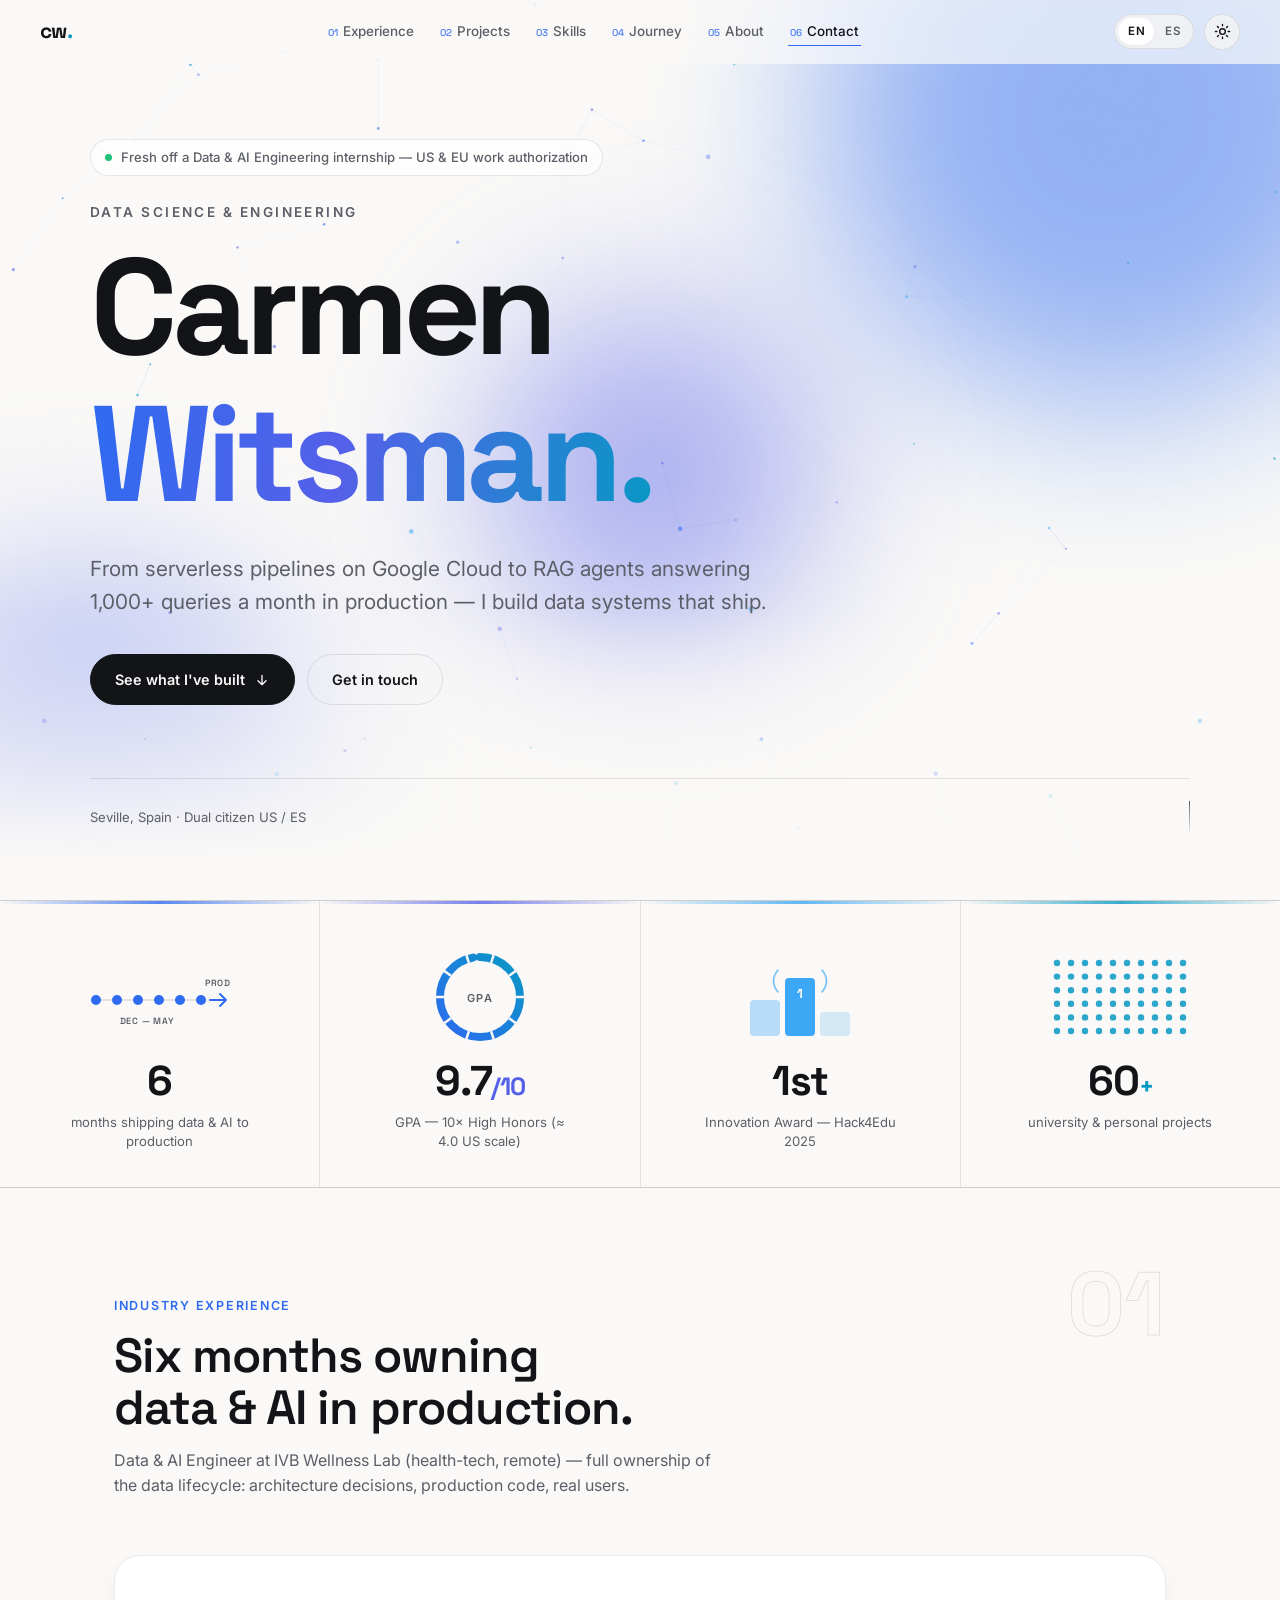
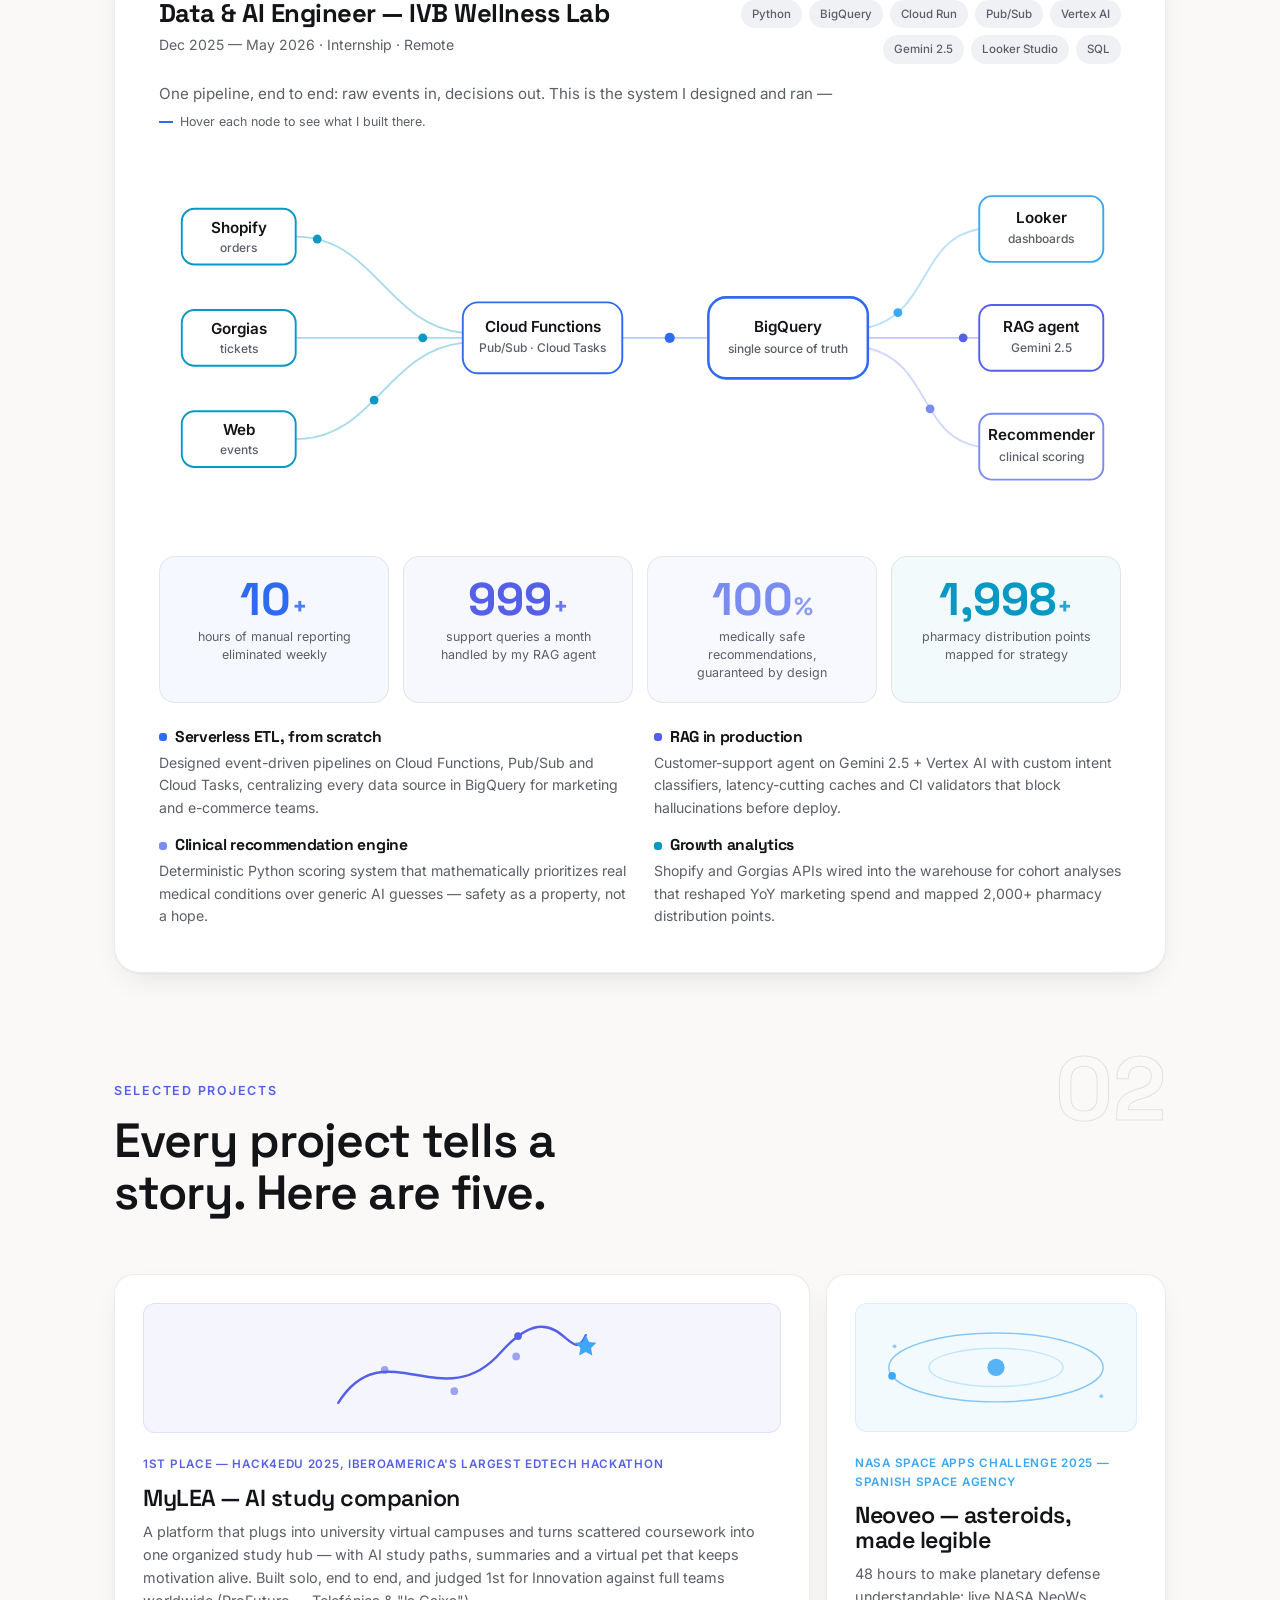
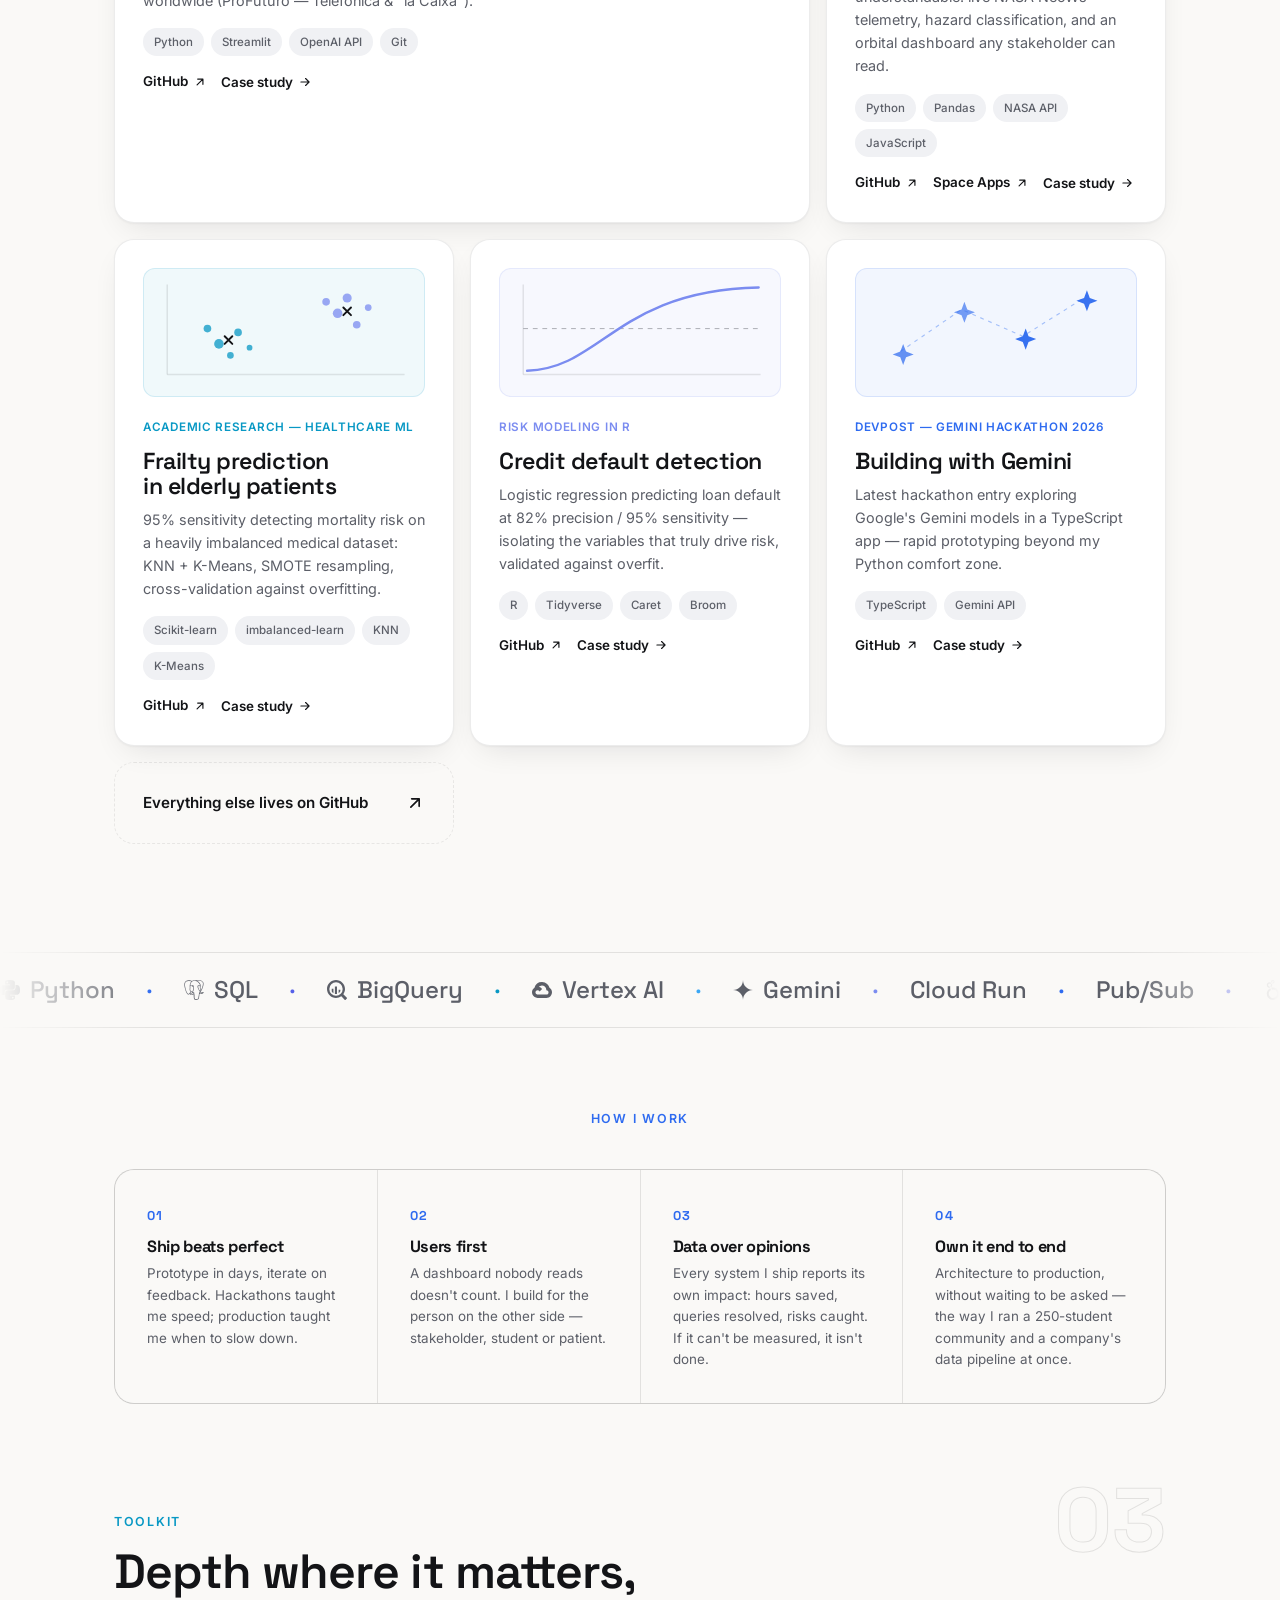
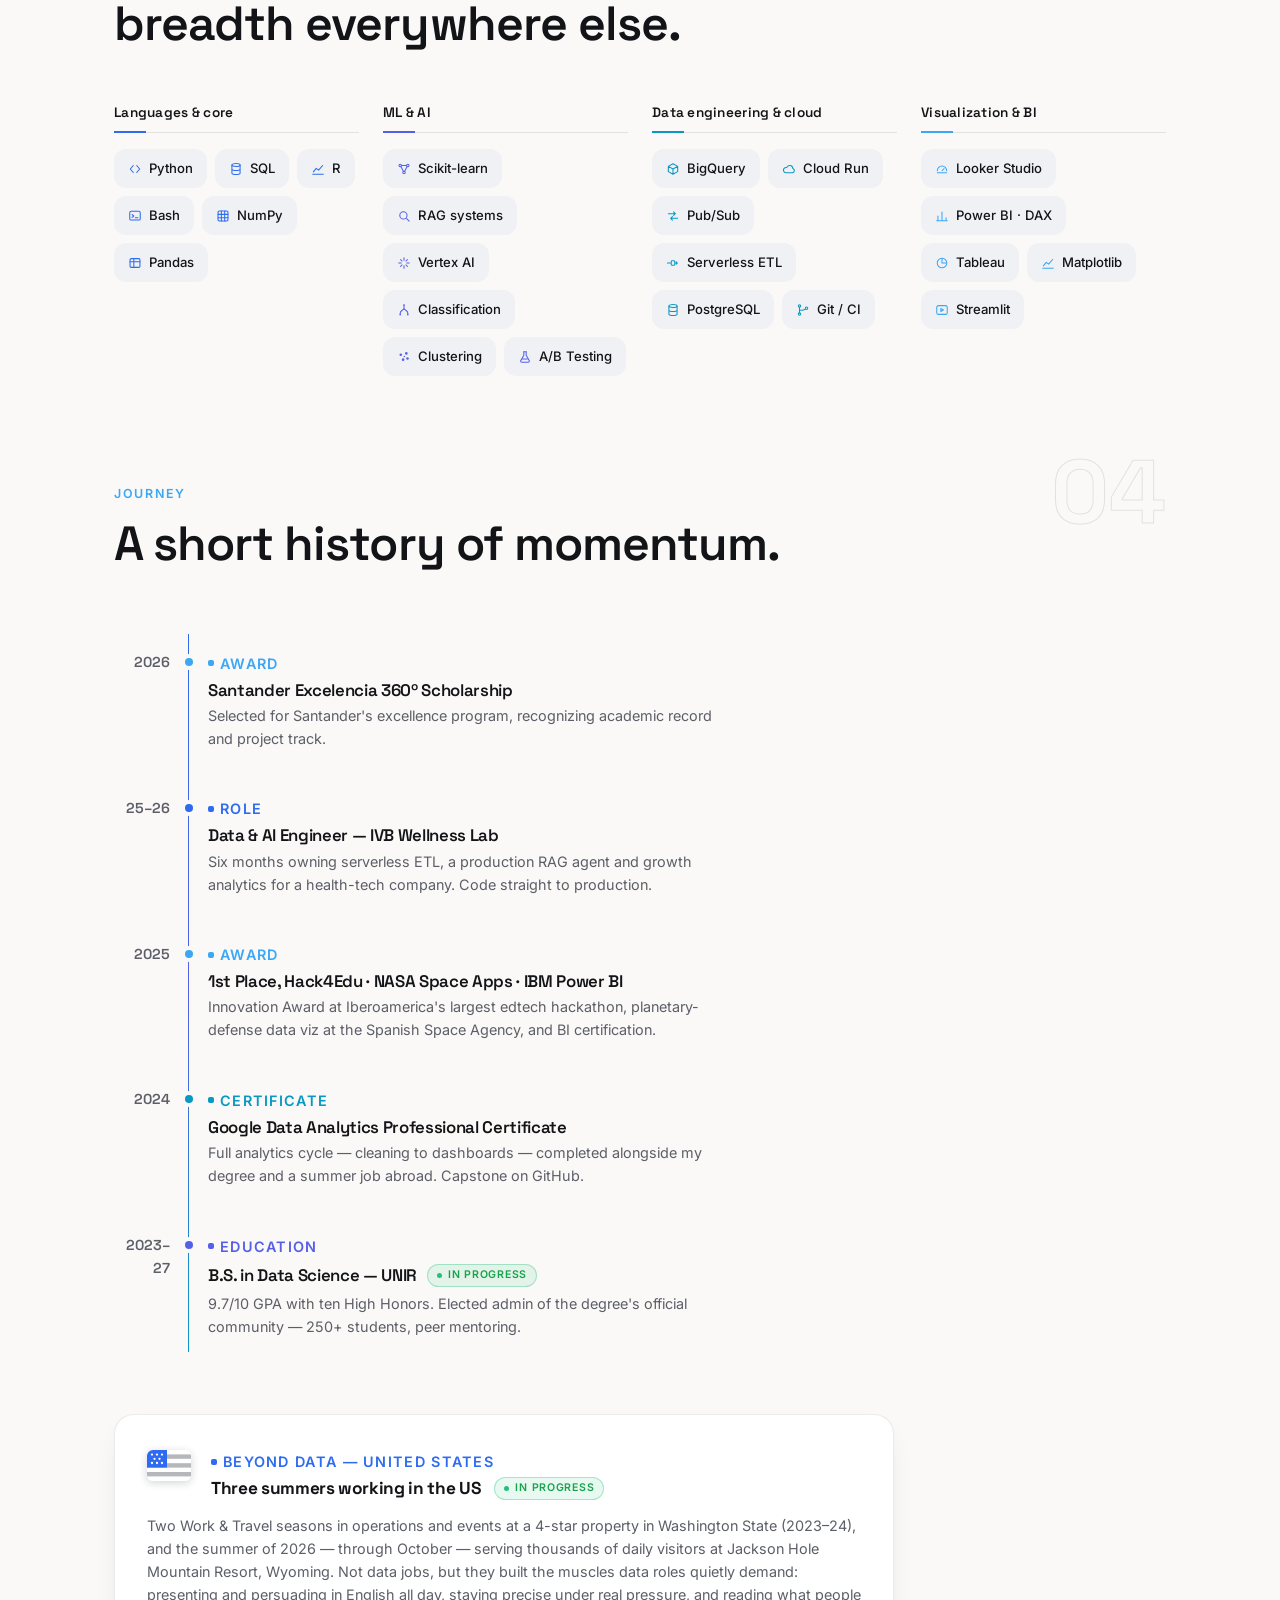
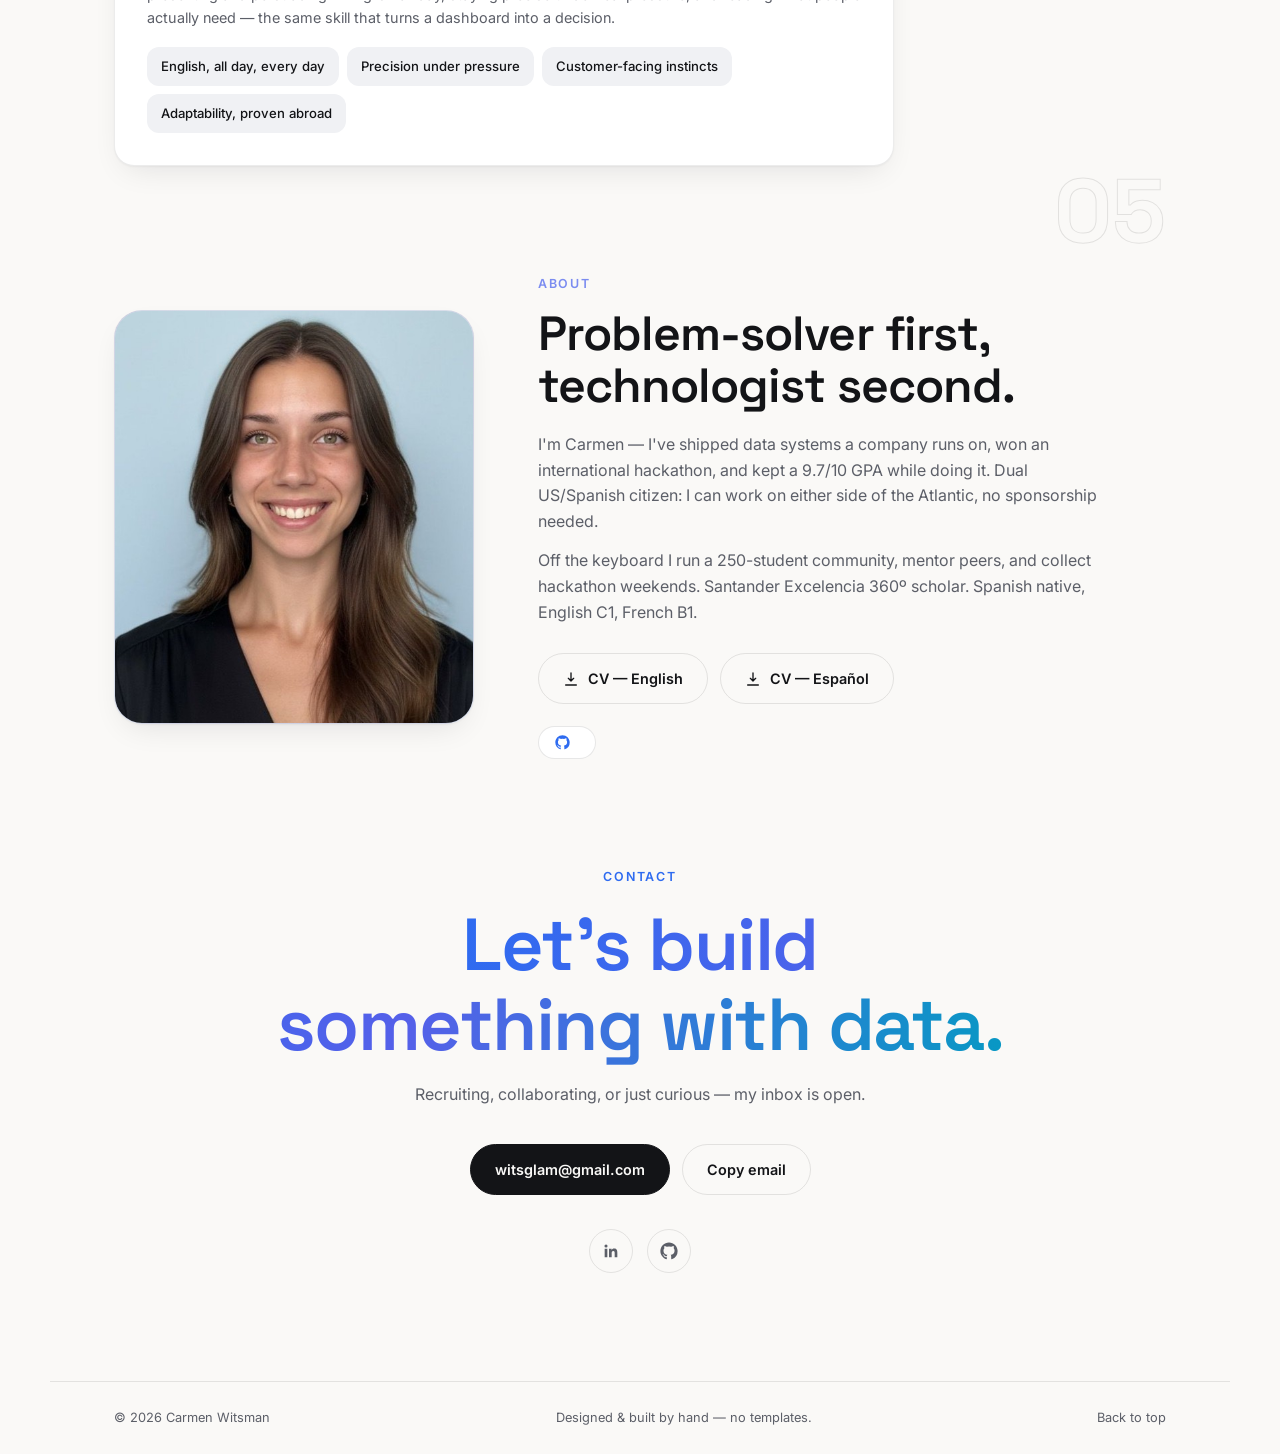
<file: index.html>
<!DOCTYPE html>
<html lang="en" data-theme="auto">
<head>
<meta charset="UTF-8">
<meta name="viewport" content="width=device-width, initial-scale=1.0">
<title>Carmen Witsman — Data &amp; AI Engineering</title>
<meta name="description" content="Data & AI Engineer in training. Serverless pipelines on GCP, RAG agents in production, award-winning ML projects. Dual US/EU citizen.">
<meta property="og:title" content="Carmen Witsman — Data & AI Engineering">
<meta property="og:description" content="Serverless ETL on GCP, RAG in production, 1st Place Hack4Edu 2025. Dual US/EU work authorization.">
<meta property="og:type" content="website">
<meta property="og:url" content="https://carmenwi.github.io/">
<meta property="og:locale" content="en_US">
<meta property="og:locale:alternate" content="es_ES">
<meta property="og:image" content="https://carmenwi.github.io/assets/og.png">
<meta property="og:image:width" content="1200">
<meta property="og:image:height" content="630">
<meta name="twitter:card" content="summary_large_image">
<link rel="canonical" href="https://carmenwi.github.io/">
<link rel="icon" href="data:image/svg+xml,%3Csvg xmlns='http://www.w3.org/2000/svg' viewBox='0 0 64 64'%3E%3Crect width='64' height='64' rx='15' fill='%230b0f1c'/%3E%3Ctext x='29' y='44' font-family='system-ui,-apple-system,sans-serif' font-size='31' font-weight='700' letter-spacing='-1.5' fill='%23ffffff' text-anchor='middle'%3Ecw%3C/text%3E%3Ccircle cx='49' cy='40' r='4.5' fill='%2335c3e6'/%3E%3C/svg%3E">
<link rel="preconnect" href="https://fonts.googleapis.com">
<link rel="preconnect" href="https://fonts.gstatic.com" crossorigin>
<link href="https://fonts.googleapis.com/css2?family=Inter:wght@400;500;600&family=Space+Grotesk:wght@400;500;600;700&display=swap" rel="stylesheet">
<link rel="stylesheet" href="styles.css">
<script type="application/ld+json">
{
  "@context": "https://schema.org",
  "@type": "Person",
  "name": "Carmen Witsman García",
  "url": "https://carmenwi.github.io/",
  "email": "mailto:witsglam@gmail.com",
  "jobTitle": "Data & AI Engineer (Intern)",
  "worksFor": "IVB Wellness Lab",
  "alumniOf": "Universidad Internacional de la Rioja (UNIR)",
  "knowsLanguage": ["es", "en", "fr"],
  "sameAs": ["https://www.linkedin.com/in/carmenwitsman", "https://github.com/carmenwi"]
}
</script>
</head>
<body>
<script>document.documentElement.classList.add("js")</script>
<svg width="0" height="0" style="position:absolute" aria-hidden="true">
  <defs>
    <g id="ic-base" fill="none" stroke="currentColor" stroke-width="1.8" stroke-linecap="round" stroke-linejoin="round"></g>
  </defs>
  <symbol id="i-code" viewBox="0 0 24 24"><path fill="none" stroke="currentColor" stroke-width="1.8" stroke-linecap="round" stroke-linejoin="round" d="M9 6 4 12l5 6M15 6l5 6-5 6"/></symbol>
  <symbol id="i-db" viewBox="0 0 24 24"><g fill="none" stroke="currentColor" stroke-width="1.8" stroke-linecap="round"><ellipse cx="12" cy="5.2" rx="7" ry="2.6"/><path d="M5 5.2v13.6c0 1.4 3.1 2.6 7 2.6s7-1.2 7-2.6V5.2M5 12c0 1.4 3.1 2.6 7 2.6s7-1.2 7-2.6"/></g></symbol>
  <symbol id="i-line" viewBox="0 0 24 24"><path fill="none" stroke="currentColor" stroke-width="1.8" stroke-linecap="round" stroke-linejoin="round" d="M3 21h18M4 17l5-6 4 3 7-8"/></symbol>
  <symbol id="i-term" viewBox="0 0 24 24"><g fill="none" stroke="currentColor" stroke-width="1.8" stroke-linecap="round" stroke-linejoin="round"><rect x="3" y="4" width="18" height="15" rx="2.5"/><path d="M7 9.5 10 12l-3 2.5M12.5 15H17"/></g></symbol>
  <symbol id="i-grid" viewBox="0 0 24 24"><g fill="none" stroke="currentColor" stroke-width="1.8" stroke-linecap="round"><rect x="3.5" y="3.5" width="17" height="17" rx="2"/><path d="M3.5 9.2h17M3.5 14.9h17M9.2 3.5v17M14.9 3.5v17"/></g></symbol>
  <symbol id="i-table" viewBox="0 0 24 24"><g fill="none" stroke="currentColor" stroke-width="1.8" stroke-linecap="round"><rect x="3.5" y="4.5" width="17" height="15" rx="2"/><path d="M3.5 10h17M10 4.5V19.5"/></g></symbol>
  <symbol id="i-nodes" viewBox="0 0 24 24"><g fill="none" stroke="currentColor" stroke-width="1.8" stroke-linecap="round"><circle cx="5.5" cy="6" r="2.1"/><circle cx="18.5" cy="6" r="2.1"/><circle cx="12" cy="18" r="2.1"/><path d="M7.6 6h8.8M6.6 7.9 10.9 16M17.4 7.9 13.1 16"/></g></symbol>
  <symbol id="i-search" viewBox="0 0 24 24"><g fill="none" stroke="currentColor" stroke-width="1.8" stroke-linecap="round"><circle cx="11" cy="11" r="6.2"/><path d="m16.5 16.5 4.3 4.3"/></g></symbol>
  <symbol id="i-spark" viewBox="0 0 24 24"><path fill="none" stroke="currentColor" stroke-width="1.8" stroke-linecap="round" d="M12 3v4.2M12 16.8V21M3 12h4.2M16.8 12H21M6 6l2.6 2.6M15.4 15.4 18 18M18 6l-2.6 2.6M8.6 15.4 6 18"/></symbol>
  <symbol id="i-split" viewBox="0 0 24 24"><g fill="none" stroke="currentColor" stroke-width="1.8" stroke-linecap="round"><path d="M12 3.5V8.5M12 8.5c0 4.2-6.5 3.8-6.5 8.7V19M12 8.5c0 4.2 6.5 3.8 6.5 8.7V19"/><circle cx="12" cy="3.5" r="1.4" fill="currentColor" stroke="none"/><circle cx="5.5" cy="20" r="1.4" fill="currentColor" stroke="none"/><circle cx="18.5" cy="20" r="1.4" fill="currentColor" stroke="none"/></g></symbol>
  <symbol id="i-dots" viewBox="0 0 24 24"><g fill="currentColor"><circle cx="6.5" cy="8" r="2.2"/><circle cx="10.5" cy="16.5" r="2.2"/><circle cx="16" cy="5.8" r="2.2"/><circle cx="18" cy="14.5" r="2.2"/><circle cx="12.5" cy="11" r="1.3"/></g></symbol>
  <symbol id="i-flask" viewBox="0 0 24 24"><g fill="none" stroke="currentColor" stroke-width="1.8" stroke-linecap="round" stroke-linejoin="round"><path d="M9.5 3h5M10 3v6l-5.2 9.2A1.9 1.9 0 0 0 6.5 21h11a1.9 1.9 0 0 0 1.7-2.8L14 9V3"/><path d="M8 15.5h8"/></g></symbol>
  <symbol id="i-cube" viewBox="0 0 24 24"><path fill="none" stroke="currentColor" stroke-width="1.8" stroke-linecap="round" stroke-linejoin="round" d="M12 3l8 4.5v9L12 21l-8-4.5v-9L12 3zM12 12l8-4.5M12 12v9M12 12 4 7.5"/></symbol>
  <symbol id="i-cloud" viewBox="0 0 24 24"><path fill="none" stroke="currentColor" stroke-width="1.8" stroke-linecap="round" stroke-linejoin="round" d="M7 18.5a4.5 4.5 0 1 1 .9-8.9A5.5 5.5 0 0 1 18.6 11a3.9 3.9 0 0 1-.6 7.5H7z"/></symbol>
  <symbol id="i-arrows" viewBox="0 0 24 24"><path fill="none" stroke="currentColor" stroke-width="1.8" stroke-linecap="round" stroke-linejoin="round" d="M4 8h12m0 0-3-3m3 3-3 3M20 16H8m0 0 3-3m-3 3 3 3"/></symbol>
  <symbol id="i-flow" viewBox="0 0 24 24"><g fill="none" stroke="currentColor" stroke-width="1.8" stroke-linecap="round" stroke-linejoin="round"><path d="M2.5 12h5M16.5 12h3m0 0-2-2m2 2-2 2"/><rect x="9" y="8" width="6" height="8" rx="1.5"/></g></symbol>
  <symbol id="i-branch" viewBox="0 0 24 24"><g fill="none" stroke="currentColor" stroke-width="1.8" stroke-linecap="round"><circle cx="6" cy="5" r="2.1"/><circle cx="6" cy="19" r="2.1"/><circle cx="18" cy="9" r="2.1"/><path d="M6 7.1v9.8M16 10.6C13 13.2 9 12.3 6.8 12.5"/></g></symbol>
  <symbol id="i-gauge" viewBox="0 0 24 24"><g fill="none" stroke="currentColor" stroke-width="1.8" stroke-linecap="round"><path d="M4 15a8 8 0 0 1 16 0"/><path d="M12 15l3.5-3.5"/><path d="M4 18.5h16"/></g></symbol>
  <symbol id="i-bars" viewBox="0 0 24 24"><path fill="none" stroke="currentColor" stroke-width="1.8" stroke-linecap="round" d="M5 20v-8M12 20V5M19 20v-5M3 20h18"/></symbol>
  <symbol id="i-pie" viewBox="0 0 24 24"><g fill="none" stroke="currentColor" stroke-width="1.8" stroke-linecap="round" stroke-linejoin="round"><circle cx="12" cy="12" r="8.2"/><path d="M12 3.8V12h8.2"/></g></symbol>
  <symbol id="i-play" viewBox="0 0 24 24"><g fill="none" stroke="currentColor" stroke-width="1.8" stroke-linecap="round" stroke-linejoin="round"><rect x="3" y="4.5" width="18" height="15" rx="3"/><path d="M10 9.5l4.5 2.5L10 14.5v-5z"/></g></symbol>
</svg>
<a class="skip-link" href="#experience" data-i18n="skip">Skip to content</a>
<div class="progress" aria-hidden="true"><span id="progressBar"></span></div>
<div class="aura" id="aura" aria-hidden="true"></div>
<div class="noise" aria-hidden="true"></div>

<header class="nav" id="nav">
  <a class="brand" href="#top" aria-label="Home">cw<span class="grad-dot">.</span></a>
  <nav class="nav-links" aria-label="Main">
    <a href="#experience"><i>01</i><span data-i18n="nav.exp">Experience</span></a>
    <a href="#work"><i>02</i><span data-i18n="nav.work">Projects</span></a>
    <a href="#skills"><i>03</i><span data-i18n="nav.skills">Skills</span></a>
    <a href="#journey"><i>04</i><span data-i18n="nav.journey">Journey</span></a>
    <a href="#about"><i>05</i><span data-i18n="nav.about">About</span></a>
    <a href="#contact"><i>06</i><span data-i18n="nav.contact">Contact</span></a>
  </nav>
  <div class="nav-ctrl">
    <button class="lang-switch" id="langSwitch" role="switch" aria-checked="false" aria-label="Switch language">
      <span class="lang-pill" aria-hidden="true"></span>
      <span class="lang-opt" data-lang="en">EN</span>
      <span class="lang-opt" data-lang="es">ES</span>
    </button>
    <button class="theme-btn" id="themeBtn" aria-label="Toggle theme">
      <svg class="ic-sun" viewBox="0 0 24 24" fill="none" stroke="currentColor" stroke-width="2" stroke-linecap="round"><circle cx="12" cy="12" r="4"/><path d="M12 2v2m0 16v2M4.9 4.9l1.4 1.4m11.4 11.4 1.4 1.4M2 12h2m16 0h2M4.9 19.1l1.4-1.4m11.4-11.4 1.4-1.4"/></svg>
      <svg class="ic-moon" viewBox="0 0 24 24" fill="none" stroke="currentColor" stroke-width="2" stroke-linecap="round" stroke-linejoin="round"><path d="M21 12.8A9 9 0 1 1 11.2 3a7 7 0 0 0 9.8 9.8Z"/></svg>
    </button>
  </div>
</header>

<main id="top">

<!-- HERO -->
<section class="hero">
  <div class="blob b1" aria-hidden="true"></div>
  <div class="blob b2" aria-hidden="true"></div>
  <div class="blob b3" aria-hidden="true"></div>
  <canvas id="field" aria-hidden="true"></canvas>
  <div class="hero-inner">
    <p class="hero-status reveal"><span class="dot" aria-hidden="true"></span><span data-i18n="hero.status">Fresh off a Data &amp; AI Engineering internship — US &amp; EU work authorization</span></p>
    <p class="hero-role reveal d1" data-i18n="hero.role">Data Science &amp; Engineering</p>
    <h1 class="hero-title">
      <span class="line"><span class="word reveal-up">Carmen</span></span>
      <span class="line"><span class="word reveal-up d1 grad">Witsman.</span></span>
    </h1>
    <p class="hero-sub reveal d2" data-i18n="hero.sub">From serverless pipelines on Google Cloud to RAG agents answering 1,000+ queries a month in production — I build data systems that ship.</p>
    <div class="hero-cta reveal d3">
      <a class="btn btn-primary magnetic" href="#experience"><span data-i18n="hero.cta1">See what I've built</span>
        <svg viewBox="0 0 24 24" fill="none" stroke="currentColor" stroke-width="2" stroke-linecap="round" stroke-linejoin="round"><path d="M12 5v14m0 0 6-6m-6 6-6-6"/></svg>
      </a>
      <a class="btn btn-ghost magnetic" href="#contact" data-i18n="hero.cta2">Get in touch</a>
    </div>
  </div>
  <div class="hero-meta reveal d4">
    <span data-i18n="hero.loc">Seville, Spain · Dual citizen US / ES</span>
    <span class="scroll-hint" aria-hidden="true"></span>
  </div>
</section>

<!-- STATS -->
<section class="stats" aria-label="Key figures">

  <div class="stat hue-blue reveal">
    <div class="stat-viz">
      <svg class="prodline" width="152" height="70" viewBox="0 0 152 70" aria-hidden="true">
        <line class="rail" x1="8" y1="38" x2="118" y2="38"/>
        <circle class="seg" cx="12" cy="38" r="5"/>
        <circle class="seg" cx="33" cy="38" r="5"/>
        <circle class="seg" cx="54" cy="38" r="5"/>
        <circle class="seg" cx="75" cy="38" r="5"/>
        <circle class="seg" cx="96" cy="38" r="5"/>
        <circle class="seg" cx="117" cy="38" r="5"/>
        <path class="flag" d="M126,38 h16 m0,0 l-6,-6 m6,6 l-6,6"/>
        <text x="134" y="24">PROD</text>
        <text x="63" y="62" data-i18n="stats.range">DEC — MAY</text>
      </svg>
    </div>
    <strong><span class="count" data-to="6">0</span></strong>
    <span data-i18n="stats.exp">months shipping data &amp; AI to production</span>
  </div>

  <div class="stat hue-violet reveal d1">
    <div class="stat-viz">
      <svg width="96" height="96" viewBox="0 0 96 96" aria-hidden="true">
        <defs>
          <linearGradient id="ringGrad" x1="0" y1="0" x2="1" y2="1">
            <stop offset="0" stop-color="var(--c-blue)"/><stop offset="1" stop-color="var(--c-teal)"/>
          </linearGradient>
        </defs>
        <circle class="ring-bg" cx="48" cy="48" r="40"/>
        <circle class="ring-fg" cx="48" cy="48" r="40" style="--off:7.5"/>
        <g class="ring-tick">
          <line x1="84" y1="48" x2="92" y2="48"/><line x1="77.1" y1="69.2" x2="83.6" y2="73.9"/>
          <line x1="59.1" y1="82.2" x2="61.6" y2="89.8"/><line x1="36.9" y1="82.2" x2="34.4" y2="89.8"/>
          <line x1="18.9" y1="69.2" x2="12.4" y2="73.9"/><line x1="12" y1="48" x2="4" y2="48"/>
          <line x1="18.9" y1="26.8" x2="12.4" y2="22.1"/><line x1="36.9" y1="13.8" x2="34.4" y2="6.2"/>
          <line x1="59.1" y1="13.8" x2="61.6" y2="6.2"/><line x1="77.1" y1="26.8" x2="83.6" y2="22.1"/>
        </g>
        <text class="ring-lbl" x="48" y="53">GPA</text>
      </svg>
    </div>
    <strong><span class="count" data-to="9.7" data-dec="1">0</span><em>/10</em></strong>
    <span data-i18n="stats.gpa">GPA — 10× High Honors (≈ 4.0 US scale)</span>
  </div>

  <div class="stat hue-amber reveal d2">
    <div class="stat-viz">
      <svg class="podium" width="120" height="78" viewBox="0 0 120 78" aria-hidden="true">
        <path class="laurel" d="M38,12 q-9,11 0,22 M82,12 q9,11 0,22"/>
        <rect x="10" y="42" width="30" height="36" rx="4"/>
        <rect x="45" y="20" width="30" height="58" rx="4"/>
        <rect x="80" y="54" width="30" height="24" rx="4"/>
        <text x="60" y="40">1</text>
      </svg>
    </div>
    <strong data-i18n="stats.first">1st</strong>
    <span data-i18n="stats.hack">Innovation Award — Hack4Edu 2025</span>
  </div>

  <div class="stat hue-teal reveal d3">
    <div class="stat-viz">
      <svg class="dotgrid" id="dotGrid" width="140" height="84" viewBox="0 0 140 84" aria-hidden="true"></svg>
    </div>
    <strong><span class="count" data-to="60">0</span><em>+</em></strong>
    <span data-i18n="stats.projects">university &amp; personal projects</span>
  </div>

</section>

<!-- EXPERIENCE -->
<section class="section" id="experience">
  <header class="section-head reveal">
    <span class="index" aria-hidden="true">01</span>
    <p class="kicker hue-blue" data-i18n="exp.kicker">Industry experience</p>
    <h2 data-i18n="exp.title">Six months owning data &amp; AI in production.</h2>
    <p class="section-sub" data-i18n="exp.sub">Data &amp; AI Engineer at IVB Wellness Lab (health-tech, remote) — full ownership of the data lifecycle: architecture decisions, production code, real users.</p>
  </header>

  <div class="exp-card reveal" data-tilt>
    <div class="exp-head">
      <div>
        <h3>Data &amp; AI Engineer — IVB Wellness Lab</h3>
        <p class="exp-meta"><span data-i18n="exp.dates">Dec 2025 — May 2026</span> · <span data-i18n="exp.mode">Internship · Remote</span></p>
      </div>
      <ul class="tags"><li>Python</li><li>BigQuery</li><li>Cloud Run</li><li>Pub/Sub</li><li>Vertex AI</li><li>Gemini 2.5</li><li>Looker Studio</li><li>SQL</li></ul>
    </div>

    <p class="exp-lead" data-i18n="exp.lead">One pipeline, end to end: raw events in, decisions out. This is the system I designed and ran —</p>
    <p class="pipe-hint" data-i18n="exp.hint">Hover each node to see what I built there.</p>
    <div class="tip" id="pipeTip" role="tooltip" hidden></div>

    <div class="pipe-wrap" role="img" aria-label="Data pipeline: Shopify, Gorgias and web events flow through Cloud Functions and Pub/Sub into BigQuery, powering Looker dashboards, a RAG support agent and a clinical recommendation engine">
      <svg class="pipe" viewBox="0 0 760 300" xmlns="http://www.w3.org/2000/svg">
        <!-- flow paths -->
        <path id="pA" class="flow t" d="M108,70 C170,70 180,140 240,146" />
        <path id="pB" class="flow t" d="M108,150 C160,150 180,150 240,150" />
        <path id="pC" class="flow t" d="M108,230 C170,230 180,160 240,154" />
        <path id="pD" class="flow b" d="M366,150 C400,150 400,150 434,150" />
        <path id="pE" class="flow a" d="M560,142 C610,130 600,72 648,64" />
        <path id="pF" class="flow v" d="M560,150 C600,150 610,150 648,150" />
        <path id="pG" class="flow r" d="M560,158 C610,170 600,228 648,236" />
        <!-- moving data dots -->
        <circle class="pkt t" r="3.5"><animateMotion dur="2.6s" repeatCount="indefinite" begin="0s"><mpath href="#pA"/></animateMotion></circle>
        <circle class="pkt t" r="3.5"><animateMotion dur="2.6s" repeatCount="indefinite" begin=".9s"><mpath href="#pB"/></animateMotion></circle>
        <circle class="pkt t" r="3.5"><animateMotion dur="2.6s" repeatCount="indefinite" begin="1.7s"><mpath href="#pC"/></animateMotion></circle>
        <circle class="pkt b" r="4"><animateMotion dur="1.6s" repeatCount="indefinite" begin=".4s"><mpath href="#pD"/></animateMotion></circle>
        <circle class="pkt a" r="3.5"><animateMotion dur="2.2s" repeatCount="indefinite" begin=".2s"><mpath href="#pE"/></animateMotion></circle>
        <circle class="pkt v" r="3.5"><animateMotion dur="2.2s" repeatCount="indefinite" begin="1s"><mpath href="#pF"/></animateMotion></circle>
        <circle class="pkt r" r="3.5"><animateMotion dur="2.2s" repeatCount="indefinite" begin="1.6s"><mpath href="#pG"/></animateMotion></circle>
        <!-- source nodes -->
        <g class="node t" data-tip="tip.src" tabindex="0"><rect x="18" y="48" width="90" height="44" rx="10"/><text x="63" y="67">Shopify</text><text class="sub" x="63" y="82" data-i18n="pipe.orders">orders</text></g>
        <g class="node t" data-tip="tip.src" tabindex="0"><rect x="18" y="128" width="90" height="44" rx="10"/><text x="63" y="147">Gorgias</text><text class="sub" x="63" y="162" data-i18n="pipe.tickets">tickets</text></g>
        <g class="node t" data-tip="tip.src" tabindex="0"><rect x="18" y="208" width="90" height="44" rx="10"/><text x="63" y="227">Web</text><text class="sub" x="63" y="242" data-i18n="pipe.events">events</text></g>
        <!-- ingest -->
        <g class="node b" data-tip="tip.ingest" tabindex="0"><rect x="240" y="122" width="126" height="56" rx="12"/><text x="303" y="145">Cloud Functions</text><text class="sub" x="303" y="161">Pub/Sub · Cloud Tasks</text></g>
        <!-- warehouse -->
        <g class="node b big" data-tip="tip.wh" tabindex="0"><rect x="434" y="118" width="126" height="64" rx="14"/><text x="497" y="145">BigQuery</text><text class="sub" x="497" y="162" data-i18n="pipe.wh">single source of truth</text></g>
        <!-- outputs -->
        <g class="node a" data-tip="tip.dash" tabindex="0"><rect x="648" y="38" width="98" height="52" rx="10"/><text x="697" y="59">Looker</text><text class="sub" x="697" y="75" data-i18n="pipe.dash">dashboards</text></g>
        <g class="node v" data-tip="tip.rag" tabindex="0"><rect x="648" y="124" width="98" height="52" rx="10"/><text x="697" y="145">RAG agent</text><text class="sub" x="697" y="161">Gemini 2.5</text></g>
        <g class="node r" data-tip="tip.rec" tabindex="0"><rect x="648" y="210" width="98" height="52" rx="10"/><text x="697" y="231" data-i18n="pipe.rec">Recommender</text><text class="sub" x="697" y="247" data-i18n="pipe.clinical">clinical scoring</text></g>
      </svg>
    </div>

    <div class="exp-metrics">
      <div class="metric hue-blue reveal"><strong><span class="count" data-to="10">0</span><em>+</em></strong><span data-i18n="exp.m1">hours of manual reporting eliminated weekly</span></div>
      <div class="metric hue-violet reveal d1"><strong><span class="count" data-to="1000">0</span><em>+</em></strong><span data-i18n="exp.m2">support queries a month handled by my RAG agent</span></div>
      <div class="metric hue-rose reveal d2"><strong><span class="count" data-to="100">0</span><em>%</em></strong><span data-i18n="exp.m3">medically safe recommendations, guaranteed by design</span></div>
      <div class="metric hue-teal reveal d3"><strong><span class="count" data-to="2000">0</span><em>+</em></strong><span data-i18n="exp.m4">pharmacy distribution points mapped for strategy</span></div>
    </div>

    <div class="exp-pillars">
      <div class="pillar reveal"><h4 class="hue-blue" data-i18n="exp.e1t">Serverless ETL, from scratch</h4><p data-i18n="exp.e1d">Designed event-driven pipelines on Cloud Functions, Pub/Sub and Cloud Tasks, centralizing every data source in BigQuery for marketing and e-commerce teams.</p></div>
      <div class="pillar reveal d1"><h4 class="hue-violet" data-i18n="exp.e2t">RAG in production</h4><p data-i18n="exp.e2d">Customer-support agent on Gemini 2.5 + Vertex AI with custom intent classifiers, latency-cutting caches and CI validators that block hallucinations before deploy.</p></div>
      <div class="pillar reveal d2"><h4 class="hue-rose" data-i18n="exp.e3t">Clinical recommendation engine</h4><p data-i18n="exp.e3d">Deterministic Python scoring system that mathematically prioritizes real medical conditions over generic AI guesses — safety as a property, not a hope.</p></div>
      <div class="pillar reveal d3"><h4 class="hue-teal" data-i18n="exp.e4t">Growth analytics</h4><p data-i18n="exp.e4d">Shopify and Gorgias APIs wired into the warehouse for cohort analyses that reshaped YoY marketing spend and mapped 2,000+ pharmacy distribution points.</p></div>
    </div>
  </div>

</section>

<!-- WORK -->
<section class="section" id="work">
  <header class="section-head reveal">
    <span class="index" aria-hidden="true">02</span>
    <p class="kicker hue-violet" data-i18n="work.kicker">Selected projects</p>
    <h2 data-i18n="work.title">Every project tells a story. Here are five.</h2>
  </header>
  <div class="bento">

    <article class="card featured hue-violet reveal" data-tilt>
      <svg class="card-viz" viewBox="0 0 280 120" aria-hidden="true">
        <path class="viz-path" d="M12,96 C60,20 120,112 180,44 S252,64 268,26" fill="none"/>
        <circle class="viz-stop" cx="60" cy="62" r="4"/>
        <circle class="viz-stop" cx="132" cy="84" r="4"/>
        <circle class="viz-stop" cx="196" cy="48" r="4"/>
        <path class="viz-star" d="M268,26 l3.5,7 7.5,1 -5.5,5.4 1.3,7.6 -6.8-3.6 -6.8,3.6 1.3-7.6 -5.5-5.4 7.5-1 z"/>
        <circle class="viz-dot" r="4"><animateMotion dur="4s" repeatCount="indefinite" path="M12,96 C60,20 120,112 180,44 S252,64 268,26"/></circle>
      </svg>
      <p class="card-award" data-i18n="p1.award">1st Place — Hack4Edu 2025, Iberoamerica's largest edtech hackathon</p>
      <h3 data-i18n="p1.title">MyLEA — AI study companion</h3>
      <p data-i18n="p1.desc">A platform that plugs into university virtual campuses and turns scattered coursework into one organized study hub — with AI study paths, summaries and a virtual pet that keeps motivation alive. Built solo, end to end, and judged 1st for Innovation against full teams worldwide (ProFuturo — Telefónica &amp; "la Caixa").</p>
      <ul class="tags"><li>Python</li><li>Streamlit</li><li>OpenAI API</li><li>Git</li></ul>
      <div class="card-links">
        <a href="https://github.com/carmenwi/MyLEA_Project_Hack4Edu" target="_blank" rel="noopener">GitHub
          <svg viewBox="0 0 24 24" fill="none" stroke="currentColor" stroke-width="2" stroke-linecap="round" stroke-linejoin="round"><path d="M7 17 17 7m0 0H8m9 0v9"/></svg></a>
        <button class="cs-btn" data-cs="1"><span data-i18n="work.case">Case study</span>
          <svg viewBox="0 0 24 24" fill="none" stroke="currentColor" stroke-width="2" stroke-linecap="round" stroke-linejoin="round"><path d="M5 12h14m0 0-6-6m6 6-6 6"/></svg></button>
      </div>
    </article>

    <article class="card hue-amber reveal d1" data-tilt>
      <svg class="card-viz" viewBox="0 0 280 120" aria-hidden="true">
        <ellipse class="viz-orbit" cx="140" cy="60" rx="112" ry="36"/>
        <ellipse class="viz-orbit dim" cx="140" cy="60" rx="70" ry="20"/>
        <circle class="viz-core" cx="140" cy="60" r="9"/>
        <circle class="viz-stop" cx="34" cy="38" r="2"/>
        <circle class="viz-stop" cx="250" cy="90" r="2"/>
        <circle class="viz-dot" r="4"><animateMotion dur="6s" repeatCount="indefinite" path="M252,60 a112,36 0 1,1 -224,0 a112,36 0 1,1 224,0"/></circle>
      </svg>
      <p class="card-award" data-i18n="p2.award">NASA Space Apps Challenge 2025 — Spanish Space Agency</p>
      <h3 data-i18n="p2.title">Neoveo — asteroids, made legible</h3>
      <p data-i18n="p2.desc">48 hours to make planetary defense understandable: live NASA NeoWs telemetry, hazard classification, and an orbital dashboard any stakeholder can read.</p>
      <ul class="tags"><li>Python</li><li>Pandas</li><li>NASA API</li><li>JavaScript</li></ul>
      <div class="card-links">
        <a href="https://github.com/alediabre/nasa-space-apps-challenge" target="_blank" rel="noopener">GitHub
          <svg viewBox="0 0 24 24" fill="none" stroke="currentColor" stroke-width="2" stroke-linecap="round" stroke-linejoin="round"><path d="M7 17 17 7m0 0H8m9 0v9"/></svg></a>
        <a href="https://www.spaceappschallenge.org/2025/find-a-team/pleiades-protocol/?tab=project" target="_blank" rel="noopener">Space Apps
          <svg viewBox="0 0 24 24" fill="none" stroke="currentColor" stroke-width="2" stroke-linecap="round" stroke-linejoin="round"><path d="M7 17 17 7m0 0H8m9 0v9"/></svg></a>
        <button class="cs-btn" data-cs="2"><span data-i18n="work.case">Case study</span>
          <svg viewBox="0 0 24 24" fill="none" stroke="currentColor" stroke-width="2" stroke-linecap="round" stroke-linejoin="round"><path d="M5 12h14m0 0-6-6m6 6-6 6"/></svg></button>
      </div>
    </article>

    <article class="card hue-teal reveal d2" data-tilt>
      <svg class="card-viz" viewBox="0 0 280 120" aria-hidden="true">
        <line class="viz-axis" x1="18" y1="104" x2="266" y2="104"/><line class="viz-axis" x1="18" y1="104" x2="18" y2="10"/>
        <g class="viz-cluster a"><circle cx="72" cy="72" r="5"/><circle cx="92" cy="60" r="4"/><circle cx="60" cy="56" r="4"/><circle cx="84" cy="84" r="3.5"/><circle cx="104" cy="76" r="3"/></g>
        <g class="viz-cluster b"><circle cx="196" cy="40" r="5"/><circle cx="216" cy="52" r="4"/><circle cx="184" cy="28" r="4"/><circle cx="228" cy="34" r="3.5"/><circle cx="206" cy="24" r="3"><animate attributeName="r" values="3;5;3" dur="2s" repeatCount="indefinite"/></circle></g>
        <path class="viz-x a" d="M78,64 l8,8 m0,-8 l-8,8"/><path class="viz-x b" d="M202,34 l8,8 m0,-8 l-8,8"/>
      </svg>
      <p class="card-award" data-i18n="p3.award">Academic research — healthcare ML</p>
      <h3 data-i18n="p3.title">Frailty prediction in elderly patients</h3>
      <p data-i18n="p3.desc">95% sensitivity detecting mortality risk on a heavily imbalanced medical dataset: KNN + K-Means, SMOTE resampling, cross-validation against overfitting.</p>
      <ul class="tags"><li>Scikit-learn</li><li>imbalanced-learn</li><li>KNN</li><li>K-Means</li></ul>
      <div class="card-links">
        <a href="https://github.com/carmenwi/Universidad" target="_blank" rel="noopener">GitHub
          <svg viewBox="0 0 24 24" fill="none" stroke="currentColor" stroke-width="2" stroke-linecap="round" stroke-linejoin="round"><path d="M7 17 17 7m0 0H8m9 0v9"/></svg></a>
        <button class="cs-btn" data-cs="3"><span data-i18n="work.case">Case study</span>
          <svg viewBox="0 0 24 24" fill="none" stroke="currentColor" stroke-width="2" stroke-linecap="round" stroke-linejoin="round"><path d="M5 12h14m0 0-6-6m6 6-6 6"/></svg></button>
      </div>
    </article>

    <article class="card hue-rose reveal d1" data-tilt>
      <svg class="card-viz" viewBox="0 0 280 120" aria-hidden="true">
        <line class="viz-axis" x1="18" y1="104" x2="266" y2="104"/><line class="viz-axis" x1="18" y1="104" x2="18" y2="10"/>
        <line class="viz-thresh" x1="18" y1="56" x2="266" y2="56"/>
        <path class="viz-path draw" d="M22,100 C100,98 116,16 264,13" fill="none"/>
      </svg>
      <p class="card-award" data-i18n="p4.award">Risk modeling in R</p>
      <h3 data-i18n="p4.title">Credit default detection</h3>
      <p data-i18n="p4.desc">Logistic regression predicting loan default at 82% precision / 95% sensitivity — isolating the variables that truly drive risk, validated against overfit.</p>
      <ul class="tags"><li>R</li><li>Tidyverse</li><li>Caret</li><li>Broom</li></ul>
      <div class="card-links">
        <a href="https://github.com/carmenwi/Universidad" target="_blank" rel="noopener">GitHub
          <svg viewBox="0 0 24 24" fill="none" stroke="currentColor" stroke-width="2" stroke-linecap="round" stroke-linejoin="round"><path d="M7 17 17 7m0 0H8m9 0v9"/></svg></a>
        <button class="cs-btn" data-cs="4"><span data-i18n="work.case">Case study</span>
          <svg viewBox="0 0 24 24" fill="none" stroke="currentColor" stroke-width="2" stroke-linecap="round" stroke-linejoin="round"><path d="M5 12h14m0 0-6-6m6 6-6 6"/></svg></button>
      </div>
    </article>

    <article class="card hue-blue reveal d2" data-tilt>
      <svg class="card-viz" viewBox="0 0 280 120" aria-hidden="true">
        <path class="viz-const" d="M40,80 L104,36 L168,64 L232,24"/>
        <g class="viz-spark"><path d="M40,80 l3,-8 3,8 8,3 -8,3 -3,8 -3,-8 -8,-3 z"><animate attributeName="opacity" values="1;.3;1" dur="2.4s" repeatCount="indefinite"/></path></g>
        <g class="viz-spark"><path d="M104,36 l3,-8 3,8 8,3 -8,3 -3,8 -3,-8 -8,-3 z"><animate attributeName="opacity" values=".4;1;.4" dur="2.4s" repeatCount="indefinite"/></path></g>
        <g class="viz-spark"><path d="M168,64 l3,-8 3,8 8,3 -8,3 -3,8 -3,-8 -8,-3 z"><animate attributeName="opacity" values="1;.4;1" dur="3s" repeatCount="indefinite"/></path></g>
        <g class="viz-spark"><path d="M232,24 l3,-8 3,8 8,3 -8,3 -3,8 -3,-8 -8,-3 z"><animate attributeName="opacity" values=".5;1;.5" dur="2s" repeatCount="indefinite"/></path></g>
      </svg>
      <p class="card-award" data-i18n="p5.award">Devpost — Gemini hackathon 2026</p>
      <h3 data-i18n="p5.title">Building with Gemini</h3>
      <p data-i18n="p5.desc">Latest hackathon entry exploring Google's Gemini models in a TypeScript app — rapid prototyping beyond my Python comfort zone.</p>
      <ul class="tags"><li>TypeScript</li><li>Gemini API</li></ul>
      <div class="card-links">
        <a href="https://github.com/carmenwi/devpost-gemini-hackathon" target="_blank" rel="noopener">GitHub
          <svg viewBox="0 0 24 24" fill="none" stroke="currentColor" stroke-width="2" stroke-linecap="round" stroke-linejoin="round"><path d="M7 17 17 7m0 0H8m9 0v9"/></svg></a>
        <button class="cs-btn" data-cs="5"><span data-i18n="work.case">Case study</span>
          <svg viewBox="0 0 24 24" fill="none" stroke="currentColor" stroke-width="2" stroke-linecap="round" stroke-linejoin="round"><path d="M5 12h14m0 0-6-6m6 6-6 6"/></svg></button>
      </div>
    </article>

    <a class="card ghost reveal d3" href="https://github.com/carmenwi" target="_blank" rel="noopener">
      <span data-i18n="work.more">Everything else lives on GitHub</span>
      <svg viewBox="0 0 24 24" fill="none" stroke="currentColor" stroke-width="2" stroke-linecap="round" stroke-linejoin="round"><path d="M7 17 17 7m0 0H8m9 0v9"/></svg>
    </a>
  </div>
</section>

<!-- MARQUEE -->
<div class="marquee" aria-hidden="true">
  <div class="marquee-track">
    <span><i class="mq-l" style="--logo:url('assets/logos/python.svg')"></i>Python</span><span><i class="mq-l" style="--logo:url('assets/logos/postgresql.svg')"></i>SQL</span><span><i class="mq-l" style="--logo:url('assets/logos/googlebigquery.svg')"></i>BigQuery</span><span><i class="mq-l" style="--logo:url('assets/logos/googlecloud.svg')"></i>Vertex AI</span><span><i class="mq-l" style="--logo:url('assets/logos/googlegemini.svg')"></i>Gemini</span><span>Cloud Run</span><span>Pub/Sub</span><span><i class="mq-l" style="--logo:url('assets/logos/looker.svg')"></i>Looker Studio</span><span><i class="mq-l" style="--logo:url('assets/logos/r.svg')"></i>R</span><span><i class="mq-l" style="--logo:url('assets/logos/scikitlearn.svg')"></i>Scikit-learn</span><span><i class="mq-l" style="--logo:url('assets/logos/pandas.svg')"></i>Pandas</span><span>Power BI</span><span>Tableau</span><span><i class="mq-l" style="--logo:url('assets/logos/git.svg')"></i>Git</span><span><i class="mq-l" style="--logo:url('assets/logos/streamlit.svg')"></i>Streamlit</span><span><i class="mq-l" style="--logo:url('assets/logos/numpy.svg')"></i>NumPy</span>
    <span><i class="mq-l" style="--logo:url('assets/logos/python.svg')"></i>Python</span><span><i class="mq-l" style="--logo:url('assets/logos/postgresql.svg')"></i>SQL</span><span><i class="mq-l" style="--logo:url('assets/logos/googlebigquery.svg')"></i>BigQuery</span><span><i class="mq-l" style="--logo:url('assets/logos/googlecloud.svg')"></i>Vertex AI</span><span><i class="mq-l" style="--logo:url('assets/logos/googlegemini.svg')"></i>Gemini</span><span>Cloud Run</span><span>Pub/Sub</span><span><i class="mq-l" style="--logo:url('assets/logos/looker.svg')"></i>Looker Studio</span><span><i class="mq-l" style="--logo:url('assets/logos/r.svg')"></i>R</span><span><i class="mq-l" style="--logo:url('assets/logos/scikitlearn.svg')"></i>Scikit-learn</span><span><i class="mq-l" style="--logo:url('assets/logos/pandas.svg')"></i>Pandas</span><span>Power BI</span><span>Tableau</span><span><i class="mq-l" style="--logo:url('assets/logos/git.svg')"></i>Git</span><span><i class="mq-l" style="--logo:url('assets/logos/streamlit.svg')"></i>Streamlit</span><span><i class="mq-l" style="--logo:url('assets/logos/numpy.svg')"></i>NumPy</span>
  </div>
</div>

<!-- PRINCIPLES -->
<section class="principles" aria-label="How I work">
  <p class="kicker hue-blue reveal" data-i18n="prin.kicker">How I work</p>
  <div class="prin-grid">
    <div class="prin reveal"><i>01</i><h3 data-i18n="pr1.t">Ship beats perfect</h3><p data-i18n="pr1.d">Prototype in days, iterate on feedback. Hackathons taught me speed; production taught me when to slow down.</p></div>
    <div class="prin reveal d1"><i>02</i><h3 data-i18n="pr2.t">Users first</h3><p data-i18n="pr2.d">A dashboard nobody reads doesn't count. I build for the person on the other side — stakeholder, student or patient.</p></div>
    <div class="prin reveal d2"><i>03</i><h3 data-i18n="pr3.t">Data over opinions</h3><p data-i18n="pr3.d">Every system I ship reports its own impact: hours saved, queries resolved, risks caught. If it can't be measured, it isn't done.</p></div>
    <div class="prin reveal d3"><i>04</i><h3 data-i18n="pr4.t">Own it end to end</h3><p data-i18n="pr4.d">Architecture to production, without waiting to be asked — the way I ran a 250-student community and a company's data pipeline at once.</p></div>
  </div>
</section>

<!-- SKILLS -->
<section class="section" id="skills">
  <header class="section-head reveal">
    <span class="index" aria-hidden="true">03</span>
    <p class="kicker hue-teal" data-i18n="skills.kicker">Toolkit</p>
    <h2 data-i18n="skills.title">Depth where it matters, breadth everywhere else.</h2>
  </header>
  <div class="skill-grid">
    <div class="skill-col hue-blue reveal">
      <h3 data-i18n="skills.g1">Languages &amp; core</h3>
      <ul class="chips">
        <li><svg><use href="#i-code"/></svg>Python</li>
        <li><svg><use href="#i-db"/></svg>SQL</li>
        <li><svg><use href="#i-line"/></svg>R</li>
        <li><svg><use href="#i-term"/></svg>Bash</li>
        <li><svg><use href="#i-grid"/></svg>NumPy</li>
        <li><svg><use href="#i-table"/></svg>Pandas</li>
      </ul>
    </div>
    <div class="skill-col hue-violet reveal d1">
      <h3 data-i18n="skills.g2">ML &amp; AI</h3>
      <ul class="chips">
        <li><svg><use href="#i-nodes"/></svg>Scikit-learn</li>
        <li><svg><use href="#i-search"/></svg><span data-i18n="skills.rag">RAG systems</span></li>
        <li><svg><use href="#i-spark"/></svg>Vertex AI</li>
        <li><svg><use href="#i-split"/></svg><span data-i18n="skills.cls">Classification</span></li>
        <li><svg><use href="#i-dots"/></svg>Clustering</li>
        <li><svg><use href="#i-flask"/></svg>A/B Testing</li>
      </ul>
    </div>
    <div class="skill-col hue-teal reveal d2">
      <h3 data-i18n="skills.g3">Data engineering &amp; cloud</h3>
      <ul class="chips">
        <li><svg><use href="#i-cube"/></svg>BigQuery</li>
        <li><svg><use href="#i-cloud"/></svg>Cloud Run</li>
        <li><svg><use href="#i-arrows"/></svg>Pub/Sub</li>
        <li><svg><use href="#i-flow"/></svg><span data-i18n="skills.etl">Serverless ETL</span></li>
        <li><svg><use href="#i-db"/></svg>PostgreSQL</li>
        <li><svg><use href="#i-branch"/></svg>Git / CI</li>
      </ul>
    </div>
    <div class="skill-col hue-amber reveal d3">
      <h3 data-i18n="skills.g4">Visualization &amp; BI</h3>
      <ul class="chips">
        <li><svg><use href="#i-gauge"/></svg>Looker Studio</li>
        <li><svg><use href="#i-bars"/></svg>Power BI · DAX</li>
        <li><svg><use href="#i-pie"/></svg>Tableau</li>
        <li><svg><use href="#i-line"/></svg>Matplotlib</li>
        <li><svg><use href="#i-play"/></svg>Streamlit</li>
      </ul>
    </div>
  </div>
</section>

<!-- JOURNEY -->
<section class="section" id="journey">
  <header class="section-head reveal">
    <span class="index" aria-hidden="true">04</span>
    <p class="kicker hue-amber" data-i18n="journey.kicker">Journey</p>
    <h2 data-i18n="journey.title">A short history of momentum.</h2>
  </header>
  <ol class="timeline">
    <li class="t-award reveal"><span class="t-year">2026</span>
      <div><p class="t-tag" data-i18n="tl.award">Award</p>
      <div class="t-head"><h3 data-i18n="j7.t">Santander Excelencia 360º Scholarship</h3></div>
      <p data-i18n="j7.d">Selected for Santander's excellence program, recognizing academic record and project track. Also: a summer serving thousands of visitors at Jackson Hole Mountain Resort, Wyoming.</p></div></li>
    <li class="t-work reveal"><span class="t-year">25–26</span>
      <div><p class="t-tag" data-i18n="tl.work">Role</p>
      <div class="t-head"><h3 data-i18n="j6.t">Data &amp; AI Engineer — IVB Wellness Lab</h3></div>
      <p data-i18n="j6.d">Six months owning serverless ETL, a production RAG agent and growth analytics for a health-tech company. Code straight to production.</p></div></li>
    <li class="t-award reveal"><span class="t-year">2025</span>
      <div><p class="t-tag" data-i18n="tl.award">Award</p>
      <div class="t-head"><h3 data-i18n="j5.t">1st Place, Hack4Edu · NASA Space Apps · IBM Power BI</h3></div>
      <p data-i18n="j5.d">Innovation Award at Iberoamerica's largest edtech hackathon, planetary-defense data viz at the Spanish Space Agency, and BI certification.</p></div></li>
    <li class="t-cert reveal"><span class="t-year">2024</span>
      <div><p class="t-tag" data-i18n="tl.cert">Certificate</p>
      <div class="t-head"><h3 data-i18n="j4.t">Google Data Analytics Professional Certificate</h3></div>
      <p data-i18n="j4.d">Full analytics cycle — cleaning to dashboards — completed alongside my degree and a summer job abroad. Capstone on GitHub.</p></div></li>
    <li class="t-edu reveal"><span class="t-year">2023–27</span>
      <div><p class="t-tag" data-i18n="tl.edu">Education</p>
      <div class="t-head"><h3 data-i18n="j3.t">B.S. in Data Science — UNIR</h3><span class="live-pill" data-i18n="tl.now">In progress</span></div>
      <p data-i18n="j3.d">9.7/10 GPA with ten High Honors. Elected admin of the degree's official community — 250+ students, peer mentoring.</p></div></li>
  </ol>

  <div class="us-block reveal">
    <svg class="us-flag" viewBox="0 0 44 31" aria-hidden="true">
      <rect width="44" height="31" fill="var(--bg2)"/>
      <g fill="var(--ink2)" opacity=".45"><rect y="4.4" width="44" height="4.4"/><rect y="13.2" width="44" height="4.4"/><rect y="22" width="44" height="4.4"/></g>
      <rect width="20" height="17.6" fill="var(--c-blue)"/>
      <g fill="#fff"><circle cx="5" cy="4.6" r="1.15"/><circle cx="10" cy="4.6" r="1.15"/><circle cx="15" cy="4.6" r="1.15"/><circle cx="7.5" cy="8.8" r="1.15"/><circle cx="12.5" cy="8.8" r="1.15"/><circle cx="5" cy="13" r="1.15"/><circle cx="10" cy="13" r="1.15"/><circle cx="15" cy="13" r="1.15"/></g>
    </svg>
    <div>
      <p class="t-tag" data-i18n="us.kicker">Beyond data — United States</p>
      <div class="us-head"><h3 data-i18n="us.title">Three summers working in the US</h3><span class="live-pill" data-i18n="tl.now">In progress</span></div>
    </div>
    <p data-i18n="us.p">Two Work &amp; Travel seasons in operations and events at a 4-star property in Washington State (2023–24), and the summer of 2026 — through October — serving thousands of daily visitors at Jackson Hole Mountain Resort, Wyoming. Not data jobs, but they built the muscles data roles quietly demand: presenting and persuading in English all day, staying precise under real pressure, and reading what people actually need — the same skill that turns a dashboard into a decision.</p>
    <ul class="chips">
      <li data-i18n="us.c1">English, all day, every day</li>
      <li data-i18n="us.c2">Precision under pressure</li>
      <li data-i18n="us.c3">Customer-facing instincts</li>
      <li data-i18n="us.c4">Adaptability, proven abroad</li>
    </ul>
  </div>
</section>

<!-- ABOUT -->
<section class="section about" id="about">
  <div class="about-grid">
    <figure class="about-photo reveal" data-tilt>
      <img src="assets/profile.jpg" alt="Portrait of Carmen Witsman" onerror="if(!this.dataset.f){this.dataset.f=1;this.src='assets/profile.jpeg'}else{this.parentElement.classList.add('no-img')}">
      <span class="monogram" aria-hidden="true">cw.</span>
    </figure>
    <div class="about-text">
      <span class="index" aria-hidden="true">05</span>
      <p class="kicker hue-rose reveal" data-i18n="about.kicker">About</p>
      <h2 class="reveal" data-i18n="about.title">Problem-solver first, technologist second.</h2>
      <p class="reveal d1" data-i18n="about.p1">I'm Carmen — I've shipped data systems a company runs on, won an international hackathon, and kept a 4.0 GPA while doing it. Dual US/Spanish citizen: I can work on either side of the Atlantic, no sponsorship needed.</p>
      <p class="reveal d2" data-i18n="about.p2">Off the keyboard I run a 250-student community, mentor peers, and collect hackathon weekends. Santander Excelencia 360º scholar. Spanish native, English C1, French B1.</p>
      <div class="cv-row reveal d3">
        <a class="btn btn-ghost magnetic" href="assets/Carmen_Witsman_CV_EN.pdf" download><svg viewBox="0 0 24 24" fill="none" stroke="currentColor" stroke-width="2" stroke-linecap="round" stroke-linejoin="round"><path d="M12 3v12m0 0 4-4m-4 4-4-4M4 21h16"/></svg><span data-i18n="about.cven">CV — English</span></a>
        <a class="btn btn-ghost magnetic" href="assets/Carmen_Witsman_CV_ES.pdf" download><svg viewBox="0 0 24 24" fill="none" stroke="currentColor" stroke-width="2" stroke-linecap="round" stroke-linejoin="round"><path d="M12 3v12m0 0 4-4m-4 4-4-4M4 21h16"/></svg><span data-i18n="about.cves">CV — Español</span></a>
      </div>
      <p class="gh-live reveal d4" id="ghLive" hidden>
        <svg viewBox="0 0 24 24" fill="currentColor" aria-hidden="true"><path d="M12 .5C5.65.5.5 5.65.5 12c0 5.08 3.29 9.39 7.86 10.91.58.11.79-.25.79-.55v-2.17c-3.2.7-3.87-1.36-3.87-1.36-.52-1.33-1.28-1.68-1.28-1.68-1.04-.71.08-.7.08-.7 1.15.08 1.76 1.19 1.76 1.19 1.03 1.76 2.7 1.25 3.35.96.1-.75.4-1.25.72-1.54-2.55-.29-5.24-1.28-5.24-5.68 0-1.26.45-2.28 1.19-3.09-.12-.29-.52-1.46.11-3.05 0 0 .97-.31 3.18 1.18a11 11 0 0 1 5.79 0c2.2-1.49 3.17-1.18 3.17-1.18.63 1.59.23 2.76.12 3.05.74.81 1.18 1.83 1.18 3.09 0 4.41-2.69 5.38-5.25 5.67.41.35.77 1.05.77 2.12v3.15c0 .3.2.66.8.55A11.52 11.52 0 0 0 23.5 12C23.5 5.65 18.35.5 12 .5z"/></svg>
        <span id="ghText"></span>
      </p>
    </div>
  </div>
</section>

<!-- CONTACT -->
<section class="section contact" id="contact">
  <p class="kicker hue-blue reveal" data-i18n="contact.kicker">Contact</p>
  <h2 class="contact-big reveal"><span class="grad" data-i18n="contact.title">Let's build something with data.</span></h2>
  <p class="reveal d1" data-i18n="contact.sub">Recruiting, collaborating, or just curious — my inbox is open.</p>
  <div class="contact-row reveal d2">
    <a class="btn btn-primary magnetic" href="mailto:witsglam@gmail.com">witsglam@gmail.com</a>
    <button class="btn btn-ghost magnetic" id="copyMail"><span data-i18n="contact.copy">Copy email</span></button>
  </div>
  <div class="socials reveal d3">
    <a href="https://www.linkedin.com/in/carmenwitsman" target="_blank" rel="noopener" aria-label="LinkedIn">
      <svg viewBox="0 0 24 24" fill="currentColor"><path d="M20.45 20.45h-3.55v-5.57c0-1.33-.03-3.04-1.85-3.04-1.86 0-2.14 1.45-2.14 2.94v5.67H9.35V9h3.41v1.56h.05c.47-.9 1.63-1.85 3.36-1.85 3.6 0 4.27 2.37 4.27 5.46v6.28zM5.34 7.43a2.06 2.06 0 1 1 0-4.12 2.06 2.06 0 0 1 0 4.12zM7.12 20.45H3.56V9h3.56v11.45z"/></svg></a>
    <a href="https://github.com/carmenwi" target="_blank" rel="noopener" aria-label="GitHub">
      <svg viewBox="0 0 24 24" fill="currentColor"><path d="M12 .5C5.65.5.5 5.65.5 12c0 5.08 3.29 9.39 7.86 10.91.58.11.79-.25.79-.55v-2.17c-3.2.7-3.87-1.36-3.87-1.36-.52-1.33-1.28-1.68-1.28-1.68-1.04-.71.08-.7.08-.7 1.15.08 1.76 1.19 1.76 1.19 1.03 1.76 2.7 1.25 3.35.96.1-.75.4-1.25.72-1.54-2.55-.29-5.24-1.28-5.24-5.68 0-1.26.45-2.28 1.19-3.09-.12-.29-.52-1.46.11-3.05 0 0 .97-.31 3.18 1.18a11 11 0 0 1 5.79 0c2.2-1.49 3.17-1.18 3.17-1.18.63 1.59.23 2.76.12 3.05.74.81 1.18 1.83 1.18 3.09 0 4.41-2.69 5.38-5.25 5.67.41.35.77 1.05.77 2.12v3.15c0 .3.2.66.8.55A11.52 11.52 0 0 0 23.5 12C23.5 5.65 18.35.5 12 .5z"/></svg></a>
  </div>
  <p class="toast" id="toast" role="status" data-i18n="contact.copied">Copied to clipboard</p>
</section>

</main>

<footer class="footer">
  <span>© <span id="year">2026</span> Carmen Witsman</span>
  <span data-i18n="footer.built">Designed &amp; built by hand — no templates.</span>
  <a href="#top" data-i18n="footer.top">Back to top</a>
</footer>

<dialog class="cs" id="csDialog" aria-labelledby="csTitle">
  <div class="cs-inner">
    <button class="cs-close" id="csClose" aria-label="Close">
      <svg viewBox="0 0 24 24" fill="none" stroke="currentColor" stroke-width="2.2" stroke-linecap="round"><path d="M5 5l14 14M19 5 5 19"/></svg>
    </button>
    <p class="kicker" id="csKicker"></p>
    <h3 id="csTitle"></h3>
    <div class="cs-block"><h4 data-i18n="cs.problem">The problem</h4><p id="csP"></p></div>
    <div class="cs-block"><h4 data-i18n="cs.approach">What I built</h4><p id="csA"></p></div>
    <div class="cs-block"><h4 data-i18n="cs.impact">Impact</h4><p id="csI"></p></div>
    <div class="cs-block"><h4 data-i18n="cs.role">My role &amp; stack</h4><p id="csR"></p><div class="cs-tags" id="csTags"></div></div>
    <div id="csMedia"></div>
    <div class="cs-links" id="csLinks"></div>
  </div>
</dialog>

<script src="script.js"></script>
</body>
</html>
</file>
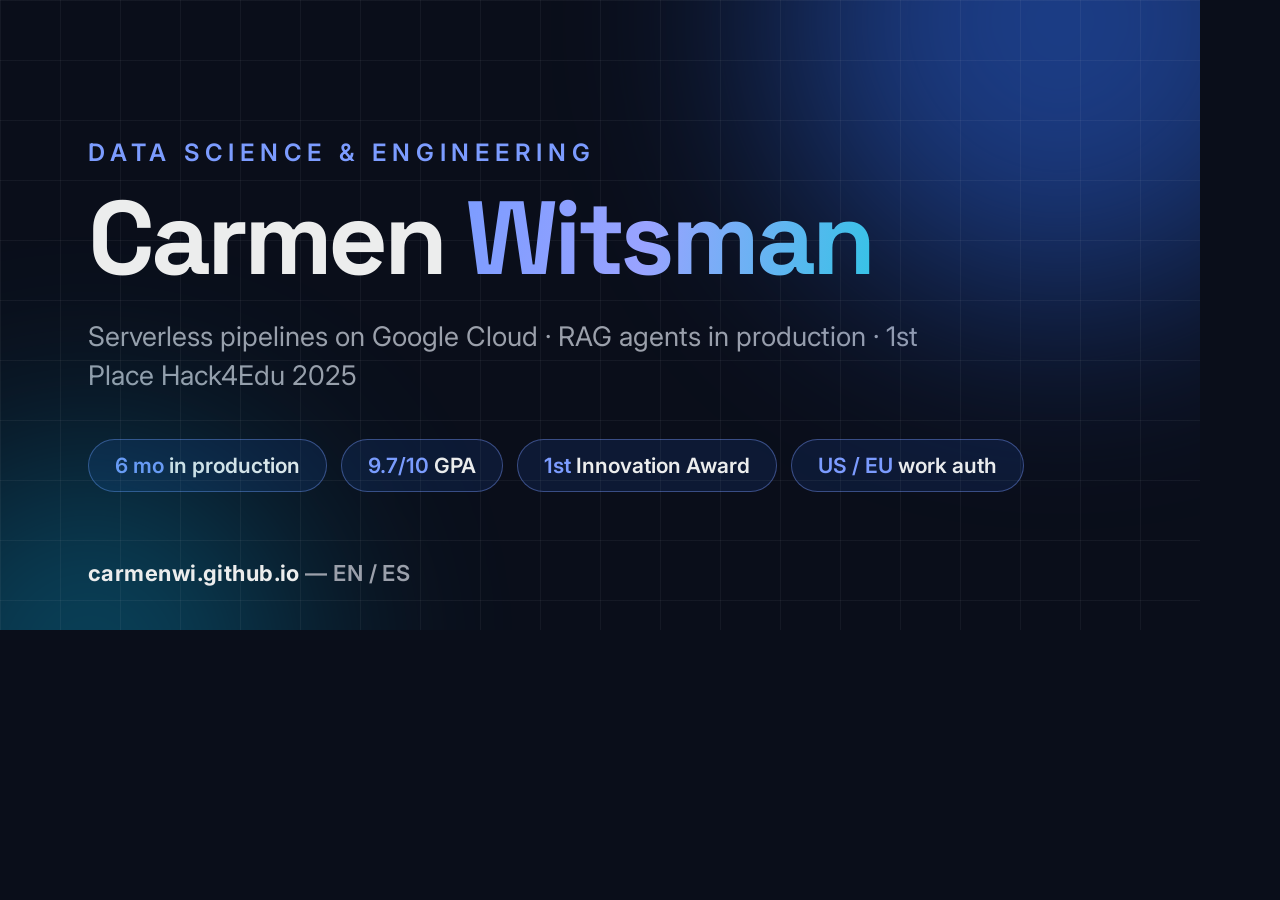
<file: assets/og.html>
<!DOCTYPE html>
<html lang="en">
<head>
<meta charset="UTF-8">
<title>OG card</title>
<link rel="preconnect" href="https://fonts.googleapis.com">
<link rel="preconnect" href="https://fonts.gstatic.com" crossorigin>
<link href="https://fonts.googleapis.com/css2?family=Inter:wght@500;600&family=Space+Grotesk:wght@500;700&display=swap" rel="stylesheet">
<style>
  *{margin:0;padding:0;box-sizing:border-box}
  html,body{width:1200px;height:630px;overflow:hidden}
  body{
    font-family:"Inter",sans-serif;color:#eceded;position:relative;
    background:#0a0e1a;
    display:flex;flex-direction:column;justify-content:center;padding:0 88px;
  }
  .blob{position:absolute;border-radius:50%;filter:blur(110px);opacity:.5}
  .b1{width:560px;height:560px;background:#2e6bf0;top:-260px;right:-140px}
  .b2{width:420px;height:420px;background:#0898c4;bottom:-240px;left:-120px;opacity:.4}
  .grid{position:absolute;inset:0;background-image:linear-gradient(rgba(236,237,237,.05) 1px,transparent 1px),linear-gradient(90deg,rgba(236,237,237,.05) 1px,transparent 1px);background-size:60px 60px}
  .role{font-size:24px;font-weight:600;letter-spacing:.24em;color:#7c9cff;text-transform:uppercase;margin-bottom:18px}
  h1{font-family:"Space Grotesk";font-size:104px;font-weight:700;letter-spacing:-.04em;line-height:1.02;position:relative}
  h1 .grad{background:linear-gradient(100deg,#7c9cff,#99a3ff 45%,#35c3e6);-webkit-background-clip:text;background-clip:text;color:transparent}
  .sub{font-size:27px;color:#9ba0ab;margin-top:26px;max-width:900px;line-height:1.45}
  .row{display:flex;gap:14px;margin-top:44px}
  .chip{font-size:21px;font-weight:600;padding:13px 26px;border-radius:999px;border:1.5px solid rgba(124,156,255,.4);background:rgba(46,107,240,.12)}
  .chip b{color:#7c9cff;font-weight:600}
  .url{position:absolute;bottom:44px;left:88px;font-size:22px;font-weight:600;color:#9ba0ab;letter-spacing:.02em}
  .url b{color:#eceded}
</style>
</head>
<body>
  <div class="blob b1"></div><div class="blob b2"></div><div class="grid"></div>
  <p class="role">Data Science &amp; Engineering</p>
  <h1>Carmen <span class="grad">Witsman</span></h1>
  <p class="sub">Serverless pipelines on Google Cloud · RAG agents in production · 1st Place Hack4Edu 2025</p>
  <div class="row">
    <span class="chip"><b>6 mo</b> in production</span>
    <span class="chip"><b>9.7/10</b> GPA</span>
    <span class="chip"><b>1st</b> Innovation Award</span>
    <span class="chip"><b>US / EU</b> work auth</span>
  </div>
  <p class="url"><b>carmenwi.github.io</b> — EN / ES</p>
</body>
</html>
</file>
<file: styles.css>
/* ————— Design tokens ————— */
:root{
  --bg:#faf9f7; --bg2:#ffffff; --ink:#131417; --ink2:#5c5f68;
  --line:rgba(19,20,23,.10); --card:#ffffff; --card-line:rgba(19,20,23,.08);
  --chip:#f0f1f4; --shadow:0 1px 2px rgba(19,20,23,.04),0 12px 32px -12px rgba(19,20,23,.12);
  --c-blue:#2e6bf0; --c-violet:#5560e9; --c-teal:#0898c4; --c-amber:#3ba7f5; --c-rose:#7b8cf0;
  --accent:var(--c-blue); --accent-ink:#ffffff;
  --hue:var(--c-blue); --glow:rgba(46,107,240,.15);
  --r:20px; --nav-h:64px; --ease:cubic-bezier(.22,1,.36,1);
  color-scheme:light;
}
[data-theme="dark"]{
  --bg:#0a0b0e; --bg2:#101216; --ink:#eceded; --ink2:#9ba0ab;
  --line:rgba(236,237,237,.10); --card:#14161b; --card-line:rgba(236,237,237,.09);
  --chip:#1b1e25; --shadow:0 1px 2px rgba(0,0,0,.4),0 16px 40px -16px rgba(0,0,0,.6);
  --c-blue:#7c95ff; --c-violet:#a88bfa; --c-teal:#2dd4bf; --c-amber:#fbbf24; --c-rose:#fb7ba2;
  --accent:var(--c-blue); --accent-ink:#0a0b0e;
  --glow:rgba(124,149,255,.15);
  color-scheme:dark;
}
@media (prefers-color-scheme: dark){
  [data-theme="auto"]{
    --bg:#0a0b0e; --bg2:#101216; --ink:#eceded; --ink2:#9ba0ab;
    --line:rgba(236,237,237,.10); --card:#14161b; --card-line:rgba(236,237,237,.09);
    --chip:#1b1e25; --shadow:0 1px 2px rgba(0,0,0,.4),0 16px 40px -16px rgba(0,0,0,.6);
    --c-blue:#7c9cff; --c-violet:#99a3ff; --c-teal:#35c3e6; --c-amber:#66bdff; --c-rose:#a5b3ff;
    --accent:var(--c-blue); --accent-ink:#0a0b0e;
    --glow:rgba(124,156,255,.16);
    color-scheme:dark;
  }
}
.hue-blue{--hue:var(--c-blue)} .hue-violet{--hue:var(--c-violet)} .hue-teal{--hue:var(--c-teal)}
.hue-amber{--hue:var(--c-amber)} .hue-rose{--hue:var(--c-rose)}

/* ————— Base ————— */
*,*::before,*::after{box-sizing:border-box;margin:0;padding:0}
html{scroll-behavior:smooth;scroll-padding-top:calc(var(--nav-h) + 16px)}
body{
  font-family:"Inter",system-ui,-apple-system,sans-serif;
  background:var(--bg); color:var(--ink);
  line-height:1.6; font-size:16px;
  -webkit-font-smoothing:antialiased;
  overflow-x:hidden;
  transition:background .5s var(--ease),color .5s var(--ease);
}
h1,h2,h3,h4{font-family:"Space Grotesk","Inter",system-ui,sans-serif;line-height:1.08;letter-spacing:-.02em;text-wrap:balance}
h2{font-size:clamp(1.8rem,1.2rem + 2.6vw,3rem);font-weight:600;max-width:24ch}
a{color:inherit;text-decoration:none}
img{max-width:100%;display:block}
::selection{background:var(--accent);color:var(--accent-ink)}
:focus-visible{outline:2px solid var(--accent);outline-offset:3px;border-radius:4px}
.grad{background:linear-gradient(100deg,var(--c-blue),var(--c-violet) 45%,var(--c-teal));-webkit-background-clip:text;background-clip:text;color:transparent}
.grad-dot{color:var(--c-teal)}
.skip-link{position:fixed;top:-100px;left:16px;z-index:99;background:var(--accent);color:var(--accent-ink);padding:10px 16px;border-radius:10px;transition:top .2s}
.skip-link:focus{top:12px}

.noise{position:fixed;inset:0;z-index:1;pointer-events:none;opacity:.035;mix-blend-mode:overlay;
  background-image:url("data:image/svg+xml,%3Csvg xmlns='http://www.w3.org/2000/svg' width='160' height='160'%3E%3Cfilter id='n'%3E%3CfeTurbulence type='fractalNoise' baseFrequency='.9' numOctaves='2'/%3E%3C/filter%3E%3Crect width='160' height='160' filter='url(%23n)'/%3E%3C/svg%3E")}

/* cursor aura */
.aura{position:fixed;width:640px;height:640px;border-radius:50%;pointer-events:none;z-index:0;
  background:radial-gradient(circle,var(--glow),transparent 60%);
  transform:translate(-50%,-50%);left:50vw;top:-40vh;opacity:0;transition:opacity .6s}
.js .aura.on{opacity:1}

.progress{position:fixed;top:0;left:0;right:0;height:2.5px;z-index:60}
.progress span{display:block;height:100%;width:0;background:linear-gradient(90deg,var(--c-blue),var(--c-violet),var(--c-teal));transition:width .1s linear}

/* ————— Nav ————— */
.nav{
  position:fixed;top:0;left:0;right:0;z-index:50;height:var(--nav-h);
  display:flex;align-items:center;justify-content:space-between;gap:16px;
  padding:0 clamp(16px,4vw,40px);
  background:color-mix(in srgb,var(--bg) 72%,transparent);
  -webkit-backdrop-filter:saturate(1.4) blur(14px);backdrop-filter:saturate(1.4) blur(14px);
  border-bottom:1px solid transparent;transition:border-color .3s;
}
.nav.scrolled{border-bottom-color:var(--line)}
.brand{font-family:"Space Grotesk";font-weight:700;font-size:1.3rem;letter-spacing:-.03em}
.nav-links{display:flex;gap:clamp(10px,2vw,22px)}
.nav-links a{font-size:.84rem;font-weight:500;color:var(--ink2);position:relative;padding:6px 2px;transition:color .25s;display:inline-flex;gap:5px;align-items:baseline}
.nav-links a i{font-style:normal;font-size:.62rem;color:var(--accent);font-family:"Space Grotesk";opacity:.85}
.nav-links a::after{content:"";position:absolute;left:0;right:100%;bottom:2px;height:1.5px;background:var(--accent);transition:right .3s var(--ease)}
.nav-links a:hover,.nav-links a.active{color:var(--ink)}
.nav-links a:hover::after,.nav-links a.active::after{right:0}
.nav-ctrl{display:flex;align-items:center;gap:10px}

.lang-switch{position:relative;display:flex;border:1px solid var(--line);border-radius:999px;background:var(--chip);cursor:pointer;padding:3px;font:inherit}
.lang-opt{position:relative;z-index:1;font-size:.72rem;font-weight:600;letter-spacing:.04em;padding:4px 10px;color:var(--ink2);transition:color .3s}
.lang-switch[aria-checked="false"] .lang-opt[data-lang="en"],
.lang-switch[aria-checked="true"] .lang-opt[data-lang="es"]{color:var(--ink)}
.lang-pill{position:absolute;top:3px;bottom:3px;left:3px;width:calc(50% - 3px);border-radius:999px;background:var(--bg2);box-shadow:var(--shadow);transition:transform .35s var(--ease)}
.lang-switch[aria-checked="true"] .lang-pill{transform:translateX(100%)}

.theme-btn{width:36px;height:36px;border-radius:999px;border:1px solid var(--line);background:var(--chip);color:var(--ink);cursor:pointer;display:grid;place-items:center}
.theme-btn svg{width:17px;height:17px;grid-area:1/1;transition:transform .5s var(--ease),opacity .3s}
[data-mode="dark"] .ic-sun,html:not([data-mode]) .ic-sun{opacity:0;transform:rotate(90deg) scale(.5)}
[data-mode="dark"] .ic-moon{opacity:1;transform:none}
[data-mode="light"] .ic-sun{opacity:1;transform:none}
[data-mode="light"] .ic-moon{opacity:0;transform:rotate(-90deg) scale(.5)}

/* ————— Hero ————— */
.hero{position:relative;min-height:100svh;display:flex;flex-direction:column;justify-content:center;padding:calc(var(--nav-h) + 4vh) clamp(16px,5vw,64px) 0;overflow:hidden}
.hero::after{content:"";position:absolute;left:0;right:0;bottom:0;height:32vh;background:linear-gradient(180deg,transparent,var(--bg) 86%);pointer-events:none;z-index:0;transition:background .5s var(--ease)}
.hero-inner,.hero-meta{position:relative;z-index:1}
#field{position:absolute;inset:0;width:100%;height:100%;z-index:-1}
.blob{position:absolute;border-radius:50%;filter:blur(90px);z-index:-2;opacity:.5;animation:drift 26s ease-in-out infinite alternate}
[data-mode="dark"] .blob{opacity:.32}
.b1{width:46vw;height:46vw;background:var(--c-blue);top:-14vw;right:-10vw}
.b2{width:34vw;height:34vw;background:var(--c-rose);bottom:-8vw;left:-10vw;animation-delay:-9s;animation-duration:31s}
.b3{width:26vw;height:26vw;background:var(--c-violet);top:34%;left:38%;animation-delay:-18s;animation-duration:23s}
@keyframes drift{to{transform:translate(6vw,5vh) scale(1.12) rotate(20deg)}}
.hero-inner{max-width:1100px;margin-inline:auto;width:100%}
.hero-status{display:inline-flex;align-items:center;gap:9px;font-size:.82rem;font-weight:500;color:var(--ink2);border:1px solid var(--line);background:color-mix(in srgb,var(--bg2) 65%,transparent);padding:7px 14px;border-radius:999px;margin-bottom:26px;-webkit-backdrop-filter:blur(6px);backdrop-filter:blur(6px)}
.dot{width:7px;height:7px;border-radius:50%;background:#22c07a;box-shadow:0 0 0 0 rgba(34,192,122,.5);animation:pulse 2.4s infinite}
@keyframes pulse{60%{box-shadow:0 0 0 8px rgba(34,192,122,0)}100%{box-shadow:0 0 0 0 rgba(34,192,122,0)}}
.hero-role{font-size:.85rem;font-weight:600;letter-spacing:.18em;text-transform:uppercase;color:var(--ink2);margin-bottom:10px}
.hero-title{font-size:clamp(3.2rem,1.8rem + 9vw,8.5rem);font-weight:700;letter-spacing:-.045em;line-height:.98}
.hero-title .line{display:block;overflow:hidden;padding-block:.05em}
.hero-title .word{display:inline-block}
.hero-sub{margin-top:24px;font-size:clamp(1.02rem,.9rem + .7vw,1.3rem);color:var(--ink2);max-width:56ch}
.hero-cta{display:flex;gap:12px;margin-top:36px;flex-wrap:wrap}
.hero-meta{max-width:1100px;margin:auto auto 0;width:100%;display:flex;justify-content:space-between;align-items:center;padding:22px 0 26px;color:var(--ink2);font-size:.82rem;border-top:1px solid var(--line);margin-top:8vh}
.scroll-hint{width:1px;height:34px;background:linear-gradient(var(--ink2),transparent);position:relative;overflow:hidden}
.scroll-hint::after{content:"";position:absolute;inset:0;background:linear-gradient(var(--c-blue),var(--c-teal));transform:translateY(-100%);animation:drip 2s var(--ease) infinite}
@keyframes drip{60%{transform:translateY(100%)}100%{transform:translateY(100%)}}

/* ————— Buttons ————— */
.btn{display:inline-flex;align-items:center;gap:9px;font-size:.9rem;font-weight:600;padding:13px 24px;border-radius:999px;border:1px solid var(--line);cursor:pointer;font-family:inherit;transition:transform .3s var(--ease),background .3s,border-color .3s,box-shadow .3s,color .3s;will-change:transform}
.btn svg{width:16px;height:16px}
.btn-primary{background:var(--ink);color:var(--bg);border-color:var(--ink)}
.btn-primary:hover{box-shadow:0 8px 28px -8px var(--glow),0 0 0 1px var(--accent);background:linear-gradient(100deg,var(--c-blue),var(--c-violet));border-color:transparent;color:#fff}
.btn-ghost{background:transparent;color:var(--ink)}
.btn-ghost:hover{border-color:var(--ink2);background:var(--chip)}

/* ————— Stats (visual tiles) ————— */
.stats{display:grid;grid-template-columns:repeat(4,1fr);gap:1px;background:var(--line);border-block:1px solid var(--line)}
.stat{background:var(--bg);padding:clamp(26px,4vw,44px) clamp(16px,2.6vw,32px) clamp(22px,3vw,36px);display:grid;grid-template-rows:104px 52px auto;justify-items:center;align-items:center;row-gap:6px;text-align:center;position:relative;overflow:hidden}
.stat::before{content:"";position:absolute;left:0;right:0;top:0;height:3px;background:linear-gradient(90deg,transparent,var(--hue),transparent);opacity:.8}
.stat strong{font-family:"Space Grotesk";font-size:clamp(1.7rem,1.2rem + 1.8vw,2.6rem);font-weight:700;letter-spacing:-.03em;line-height:1}
.stat strong em{font-style:normal;color:var(--hue);font-size:.6em}
.stat > span:last-child{font-size:.82rem;color:var(--ink2);max-width:24ch;line-height:1.45;align-self:start}
.stat-viz{display:flex;align-items:center;justify-content:center}
.stat-viz svg{overflow:visible}
.ring-lbl{font-family:"Inter";font-size:11px;font-weight:600;letter-spacing:.14em;fill:var(--ink2);text-anchor:middle}
/* months → production line */
.prodline .rail{stroke:var(--line);stroke-width:2}
.prodline .seg{fill:var(--hue);opacity:.15;transition:opacity .5s var(--ease)}
.prodline .seg:nth-child(3){transition-delay:.15s}.prodline .seg:nth-child(4){transition-delay:.3s}
.prodline .seg:nth-child(5){transition-delay:.45s}.prodline .seg:nth-child(6){transition-delay:.6s}
.prodline .seg:nth-child(7){transition-delay:.75s}.prodline .seg:nth-child(8){transition-delay:.9s}
.stat.in .prodline .seg,html:not(.js) .prodline .seg{opacity:1}
.prodline .flag{fill:none;stroke:var(--hue);stroke-width:2;stroke-linecap:round;stroke-linejoin:round}
.prodline text{font-family:"Space Grotesk";font-size:9px;font-weight:600;fill:var(--ink2);text-anchor:middle;letter-spacing:.08em}
/* GPA ring */
.ring-bg{fill:none;stroke:var(--chip);stroke-width:8}
.ring-fg{fill:none;stroke:url(#ringGrad);stroke-width:8;stroke-linecap:round;stroke-dasharray:251.3;stroke-dashoffset:251.3;transition:stroke-dashoffset 1.5s var(--ease) .2s;transform:rotate(-90deg);transform-origin:center}
.stat.in .ring-fg,html:not(.js) .ring-fg{stroke-dashoffset:var(--off,7.5)}
.ring-tick{stroke:var(--bg);stroke-width:2.5}
/* podium */
.podium rect{fill:var(--hue);transform:scaleY(0);transform-origin:bottom;transition:transform .8s var(--ease)}
.podium rect:nth-of-type(1){opacity:.35;transition-delay:.15s}
.podium rect:nth-of-type(2){transition-delay:.35s}
.podium rect:nth-of-type(3){opacity:.2;transition-delay:.25s}
.stat.in .podium rect,html:not(.js) .podium rect{transform:scaleY(1)}
.podium text{font-family:"Space Grotesk";font-size:13px;font-weight:700;fill:var(--accent-ink);text-anchor:middle;opacity:0;transition:opacity .4s .9s}
.stat.in .podium text,html:not(.js) .podium text{opacity:1}
.podium .laurel{fill:none;stroke:var(--hue);stroke-width:1.6;stroke-linecap:round;opacity:.7}
/* project dot grid */
.dotgrid circle{fill:var(--hue);opacity:.1;transition:opacity .35s var(--ease)}
.stat.in .dotgrid circle,html:not(.js) .dotgrid circle{opacity:.85}
.dotgrid circle.plus{opacity:.1}
.stat.in .dotgrid circle.plus,html:not(.js) .dotgrid circle.plus{opacity:.35}

/* ————— Principles ————— */
.principles{max-width:1180px;margin-inline:auto;padding:clamp(56px,9vh,100px) clamp(16px,5vw,64px) 0}
.principles .kicker{text-align:center;margin-bottom:clamp(24px,4vw,40px)}
.prin-grid{display:grid;grid-template-columns:repeat(4,1fr);gap:1px;background:var(--line);border:1px solid var(--line);border-radius:var(--r);overflow:hidden}
.prin{background:var(--bg);padding:clamp(20px,2.6vw,32px);position:relative;transition:background .3s}
.prin:hover{background:color-mix(in srgb,var(--c-blue) 4%,var(--bg))}
.prin i{font-style:normal;font-family:"Space Grotesk";font-weight:700;font-size:.8rem;color:var(--c-blue);letter-spacing:.1em}
.prin h3{font-size:1.02rem;margin:10px 0 8px}
.prin p{font-size:.84rem;color:var(--ink2)}

/* ————— Sections ————— */
.section{max-width:1180px;margin-inline:auto;padding:clamp(72px,12vh,140px) clamp(16px,5vw,64px) 0;position:relative}
.section-head{margin-bottom:clamp(32px,5vw,56px);position:relative}
.section-sub{color:var(--ink2);max-width:62ch;margin-top:14px}
.kicker{font-size:.78rem;font-weight:600;letter-spacing:.14em;text-transform:uppercase;color:var(--hue);margin-bottom:14px}
.index{position:absolute;right:0;top:-.4em;font-family:"Space Grotesk";font-weight:700;font-size:clamp(3.4rem,7vw,6.5rem);line-height:1;color:transparent;-webkit-text-stroke:1px var(--line);pointer-events:none;user-select:none}

/* ————— Experience ————— */
.exp-card{position:relative;border:1px solid var(--card-line);border-radius:calc(var(--r) + 6px);background:var(--card);box-shadow:var(--shadow);padding:clamp(22px,3.5vw,44px);overflow:hidden;--mx:50%;--my:50%}
.exp-card::before{content:"";position:absolute;inset:0;opacity:0;transition:opacity .4s;pointer-events:none;background:radial-gradient(560px circle at var(--mx) var(--my),var(--glow),transparent 65%)}
.exp-card:hover::before{opacity:1}
.exp-head{display:flex;justify-content:space-between;gap:20px;flex-wrap:wrap;align-items:flex-start;margin-bottom:8px}
.exp-head h3{font-size:clamp(1.2rem,1rem + 1vw,1.6rem)}
.exp-meta{color:var(--ink2);font-size:.88rem;margin-top:6px}
.exp-head .tags{max-width:420px;justify-content:flex-end;margin:0}
.exp-lead{color:var(--ink2);margin:18px 0 6px;font-size:.95rem}
.pipe-wrap{overflow-x:auto;margin:10px -6px 6px;padding:6px}
.pipe{display:block;min-width:640px;width:100%;height:auto}
.pipe text{font-family:"Inter",sans-serif;font-size:12px;font-weight:600;fill:var(--ink);text-anchor:middle}
.pipe text.sub{font-size:9.5px;font-weight:500;fill:var(--ink2)}
.pipe .node rect{fill:var(--bg2);stroke-width:1.5}
.pipe .node.big rect{stroke-width:2}
.pipe .node.t rect{stroke:var(--c-teal)}
.pipe .node.b rect{stroke:var(--c-blue)}
.pipe .node.a rect{stroke:var(--c-amber)}
.pipe .node.v rect{stroke:var(--c-violet)}
.pipe .node.r rect{stroke:var(--c-rose)}
.pipe .flow{fill:none;stroke-width:1.5;opacity:.35}
.pipe .flow.t{stroke:var(--c-teal)} .pipe .flow.b{stroke:var(--c-blue)}
.pipe .flow.a{stroke:var(--c-amber)} .pipe .flow.v{stroke:var(--c-violet)} .pipe .flow.r{stroke:var(--c-rose)}
.pipe .pkt.t{fill:var(--c-teal)} .pipe .pkt.b{fill:var(--c-blue)}
.pipe .pkt.a{fill:var(--c-amber)} .pipe .pkt.v{fill:var(--c-violet)} .pipe .pkt.r{fill:var(--c-rose)}
.pipe .node[data-tip]{cursor:pointer}
.pipe .node[data-tip]:hover rect,.pipe .node.tip-on rect{stroke-width:2.5;filter:drop-shadow(0 0 6px color-mix(in srgb,var(--c-blue) 45%,transparent))}
.pipe-hint{font-size:.78rem;color:var(--ink2);margin-top:4px;display:flex;align-items:center;gap:7px}
.pipe-hint::before{content:"";width:14px;height:1.5px;background:var(--c-blue)}
.tip{position:absolute;z-index:5;max-width:280px;background:var(--ink);color:var(--bg);font-size:.8rem;line-height:1.5;padding:11px 14px;border-radius:12px;box-shadow:var(--shadow);pointer-events:none;opacity:0;transform:translateY(6px);transition:opacity .25s var(--ease),transform .25s var(--ease)}
.tip.show{opacity:1;transform:none}

.exp-metrics{display:grid;grid-template-columns:repeat(4,1fr);gap:14px;margin:22px 0 26px}
.metric{border:1px solid var(--card-line);border-radius:16px;padding:20px 16px;background:color-mix(in srgb,var(--hue) 5%,var(--bg2));display:flex;flex-direction:column;gap:5px;align-items:center;text-align:center}
.metric strong{font-family:"Space Grotesk";font-size:clamp(2rem,1.5rem + 1.7vw,2.9rem);font-weight:700;color:var(--hue);line-height:1}
.metric strong em{font-style:normal;font-size:.55em;opacity:.85;margin-left:1px}
.metric > span:last-child{font-size:.78rem;color:var(--ink2);line-height:1.45;max-width:22ch}

.exp-pillars{display:grid;grid-template-columns:1fr 1fr;gap:18px 28px}
.pillar h4{font-size:.98rem;margin-bottom:6px;display:flex;align-items:center;gap:8px}
.pillar h4::before{content:"";width:8px;height:8px;border-radius:3px;background:var(--hue);flex:none}
.pillar p{font-size:.88rem;color:var(--ink2)}
.exp-prev{color:var(--ink2);font-size:.88rem;max-width:70ch;margin-top:22px;padding-left:14px;border-left:2px solid var(--line)}

/* ————— Bento / cards ————— */
.bento{display:grid;grid-template-columns:repeat(6,1fr);gap:16px}
.card{position:relative;grid-column:span 2;border:1px solid var(--card-line);border-radius:var(--r);background:var(--card);padding:clamp(20px,2.4vw,28px);overflow:hidden;box-shadow:var(--shadow);transition:transform .4s var(--ease),border-color .3s;--mx:50%;--my:50%}
.card::before{content:"";position:absolute;inset:0;opacity:0;transition:opacity .4s;pointer-events:none;background:radial-gradient(420px circle at var(--mx) var(--my),color-mix(in srgb,var(--hue) 14%,transparent),transparent 65%)}
.card:hover::before{opacity:1}
.card:hover{border-color:color-mix(in srgb,var(--hue) 40%,var(--card-line))}
.card.featured{grid-column:span 4}
.card-viz{width:100%;height:auto;max-height:130px;margin-bottom:14px;border-radius:12px;background:color-mix(in srgb,var(--hue) 6%,var(--bg2));border:1px solid color-mix(in srgb,var(--hue) 14%,transparent);padding:6px}
.viz-path{stroke:var(--hue);stroke-width:2.5;stroke-linecap:round}
.viz-stop{fill:var(--hue);opacity:.55}
.viz-dot{fill:var(--hue)}
.viz-star{fill:var(--c-amber)}
.viz-orbit{fill:none;stroke:var(--hue);stroke-width:1.5;opacity:.6}
.viz-orbit.dim{opacity:.25}
.viz-core{fill:var(--hue);opacity:.85}
.viz-axis{stroke:var(--line);stroke-width:1.5}
.viz-thresh{stroke:var(--ink2);stroke-width:1;stroke-dasharray:5 5;opacity:.5}
.viz-cluster.a circle{fill:var(--c-teal);opacity:.75}
.viz-cluster.b circle{fill:var(--c-rose);opacity:.75}
.viz-x{stroke:var(--ink);stroke-width:2;stroke-linecap:round}
.viz-const{fill:none;stroke:var(--hue);stroke-width:1.2;opacity:.4;stroke-dasharray:4 5}
.viz-spark path{fill:var(--hue)}
.js .card .draw{stroke-dasharray:340;stroke-dashoffset:340}
.js .card.in .draw{animation:drawline 1.8s var(--ease) .3s forwards}
@keyframes drawline{to{stroke-dashoffset:0}}
.card-award{font-size:.73rem;font-weight:600;letter-spacing:.06em;text-transform:uppercase;color:var(--hue);margin-bottom:12px}
.card h3{font-size:clamp(1.12rem,1rem + .7vw,1.45rem);font-weight:600;margin-bottom:9px}
.card p:not(.card-award){font-size:.9rem;color:var(--ink2)}
.tags{list-style:none;display:flex;flex-wrap:wrap;gap:7px;margin-top:16px}
.tags li{font-size:.72rem;font-weight:500;padding:5px 11px;border-radius:999px;background:var(--chip);color:var(--ink2)}
.card-links{margin-top:15px;display:flex;gap:14px}
.card-links a{display:inline-flex;align-items:center;gap:5px;font-size:.84rem;font-weight:600;color:var(--ink)}
.card-links svg{width:14px;height:14px;transition:transform .3s var(--ease)}
.card-links a:hover svg{transform:translate(2px,-2px)}
.card-links a:hover{color:var(--hue)}
.card.ghost{grid-column:span 2;display:flex;align-items:center;justify-content:space-between;gap:12px;background:transparent;border-style:dashed;box-shadow:none;font-weight:600;font-size:.95rem}
.card.ghost svg{width:20px;height:20px;flex:none;transition:transform .3s var(--ease)}
.card.ghost:hover svg{transform:translate(3px,-3px)}
.card.ghost:hover{border-color:var(--c-violet);color:var(--c-violet)}

/* ————— Marquee ————— */
.marquee{margin-top:clamp(72px,12vh,140px);border-block:1px solid var(--line);overflow:hidden;
  -webkit-mask-image:linear-gradient(90deg,transparent,#000 12%,#000 88%,transparent);
  mask-image:linear-gradient(90deg,transparent,#000 12%,#000 88%,transparent)}
.marquee-track{display:flex;width:max-content;animation:scroll 36s linear infinite}
.marquee:hover .marquee-track{animation-play-state:paused}
.marquee-track span{display:inline-flex;align-items:center;font-family:"Space Grotesk";font-size:clamp(1rem,.9rem + 1vw,1.5rem);font-weight:500;color:var(--ink2);padding:18px 0;white-space:nowrap;transition:color .3s}
.mq-l{width:20px;height:20px;margin-right:10px;flex:none;background:var(--ink2);-webkit-mask:var(--logo) center/contain no-repeat;mask:var(--logo) center/contain no-repeat;transition:background .3s}
.marquee-track span:hover .mq-l{background:var(--c-blue)}
.marquee-track span:hover{color:var(--c-blue)}
.marquee-track span::after{content:"·";margin:0 clamp(16px,2.5vw,36px)}
.marquee-track span:nth-child(5n+1)::after{color:var(--c-blue)}
.marquee-track span:nth-child(5n+2)::after{color:var(--c-violet)}
.marquee-track span:nth-child(5n+3)::after{color:var(--c-teal)}
.marquee-track span:nth-child(5n+4)::after{color:var(--c-amber)}
.marquee-track span:nth-child(5n)::after{color:var(--c-rose)}
@keyframes scroll{to{transform:translateX(-50%)}}

/* ————— Skills ————— */
.skill-grid{display:grid;grid-template-columns:repeat(4,1fr);gap:32px 24px}
.skill-col h3{font-size:.85rem;font-weight:600;letter-spacing:.02em;color:var(--ink);padding-bottom:12px;margin-bottom:16px;border-bottom:1px solid var(--line);position:relative}
.skill-col h3::after{content:"";position:absolute;left:0;bottom:-1px;width:32px;height:2px;background:var(--hue)}
.chips{list-style:none;display:flex;flex-wrap:wrap;gap:8px}
.chips li{display:inline-flex;align-items:center;gap:7px;font-size:.82rem;font-weight:500;padding:8px 13px;border-radius:12px;background:var(--chip);color:var(--ink);border:1px solid transparent;transition:border-color .25s,transform .25s var(--ease),background .25s}
.chips li svg{width:14px;height:14px;color:var(--hue);flex:none}
.chips li:hover{border-color:var(--hue);background:color-mix(in srgb,var(--hue) 8%,var(--chip));transform:translateY(-2px)}

/* ————— Timeline ————— */
.timeline{list-style:none;position:relative;max-width:780px}
.timeline::before{content:"";position:absolute;left:74px;top:8px;bottom:8px;width:1px;background:linear-gradient(var(--c-blue),var(--c-violet),var(--c-teal))}
.timeline li{display:grid;grid-template-columns:56px 1fr;gap:38px;padding:22px 0;position:relative}
.timeline li::before{content:"";position:absolute;left:70.5px;top:32px;width:8px;height:8px;border-radius:50%;background:var(--ink2);box-shadow:0 0 0 4px var(--bg)}
.timeline li.t-work::before{background:var(--c-blue)}
.timeline li.t-award::before{background:var(--c-amber)}
.timeline li.t-cert::before{background:var(--c-teal)}
.timeline li.t-edu::before{background:var(--c-violet)}
.t-year{font-family:"Space Grotesk";font-weight:600;font-size:.9rem;color:var(--ink2);text-align:right;padding-top:3px}
.timeline h3{font-size:1.05rem;font-weight:600}
.t-head{display:flex;align-items:center;flex-wrap:wrap;margin-bottom:5px}
.timeline p{font-size:.9rem;color:var(--ink2);max-width:58ch}
.t-tag{display:inline-flex;align-items:center;gap:6px;font-size:.68rem;font-weight:600;letter-spacing:.09em;text-transform:uppercase;margin-bottom:6px}
.t-work .t-tag{color:var(--c-blue)} .t-award .t-tag{color:var(--c-amber)}
.t-cert .t-tag{color:var(--c-teal)} .t-edu .t-tag{color:var(--c-violet)}
.t-tag::before{content:"";width:6px;height:6px;border-radius:2px;background:currentColor}
.live-pill{display:inline-flex;align-items:center;gap:6px;font-size:.66rem;font-weight:600;letter-spacing:.07em;text-transform:uppercase;color:#16a34a;background:rgba(34,192,122,.1);border:1px solid rgba(34,192,122,.35);border-radius:999px;padding:2px 9px;margin-left:10px;vertical-align:2px}
[data-mode="dark"] .live-pill{color:#4ade80}
.live-pill::before{content:"";width:5px;height:5px;border-radius:50%;background:#22c07a;animation:pulse 2.4s infinite}

/* ————— Beyond data (US block) ————— */
.us-block{margin-top:clamp(36px,6vh,64px);max-width:780px;border:1px solid var(--card-line);border-radius:var(--r);background:var(--card);box-shadow:var(--shadow);padding:clamp(20px,3vw,32px);display:grid;grid-template-columns:auto 1fr;gap:18px 20px;align-items:start}
.us-flag{width:44px;height:31px;border-radius:6px;overflow:hidden;flex:none;box-shadow:0 2px 8px rgba(10,20,50,.18);margin-top:3px}
.us-head{display:flex;align-items:center;flex-wrap:wrap;gap:0 4px}
.us-block h3{font-size:1.08rem}
.us-block .t-tag{color:var(--c-blue);margin-bottom:4px}
.us-block p{grid-column:1/-1;font-size:.9rem;color:var(--ink2);margin-top:-4px}
.us-block .chips{grid-column:1/-1}
@media (max-width:640px){.us-block{grid-template-columns:1fr}.us-flag{margin-top:0}}

/* ————— About ————— */
.about-grid{display:grid;grid-template-columns:minmax(240px,360px) 1fr;gap:clamp(32px,5vw,72px);align-items:center}
.about-photo{position:relative;aspect-ratio:4/4.6;border-radius:calc(var(--r) + 8px);overflow:hidden;background:linear-gradient(150deg,color-mix(in srgb,var(--c-violet) 12%,var(--chip)),color-mix(in srgb,var(--c-blue) 10%,var(--card)));border:1px solid var(--card-line);box-shadow:var(--shadow)}
.about-photo img{width:100%;height:100%;object-fit:cover}
.about-photo .monogram{display:none;position:absolute;inset:0;place-items:center;font-family:"Space Grotesk";font-weight:700;font-size:3rem;color:var(--ink2)}
.about-photo.no-img img{display:none}
.about-photo.no-img .monogram{display:grid}
.about-text{position:relative}
.about-text h2{margin-bottom:20px}
.about-text p:not(.kicker){color:var(--ink2);max-width:58ch}
.about-text p + p{margin-top:14px}
.about-text .index{top:-1.2em}
.cv-row{display:flex;gap:12px;margin-top:28px;flex-wrap:wrap}
.gh-live{display:inline-flex;align-items:center;gap:9px;margin-top:22px;font-size:.82rem;color:var(--ink2);border:1px solid var(--line);border-radius:999px;padding:8px 16px;background:var(--bg2)}
.gh-live svg{width:15px;height:15px;color:var(--c-blue)}
.gh-live strong{color:var(--ink);font-weight:600}

/* ————— Contact ————— */
.contact{text-align:center;padding-bottom:clamp(72px,12vh,140px)}
.contact-big{margin-inline:auto;font-size:clamp(2.2rem,1.4rem + 4.5vw,4.6rem);max-width:none}
.contact .kicker{margin-bottom:18px}
.contact p:not(.kicker){color:var(--ink2);margin-top:18px}
.contact-row{display:flex;gap:12px;justify-content:center;margin-top:36px;flex-wrap:wrap}
.socials{display:flex;gap:14px;justify-content:center;margin-top:34px}
.socials a{width:44px;height:44px;border-radius:999px;border:1px solid var(--line);display:grid;place-items:center;color:var(--ink2);transition:all .3s var(--ease)}
.socials a:hover{color:var(--accent);border-color:var(--accent);transform:translateY(-3px)}
.socials svg{width:18px;height:18px}
.toast{position:fixed;bottom:28px;left:50%;transform:translate(-50%,80px);background:var(--ink);color:var(--bg);font-size:.85rem;font-weight:500;padding:11px 20px;border-radius:999px;opacity:0;transition:all .4s var(--ease);z-index:70;pointer-events:none}
.toast.show{transform:translate(-50%,0);opacity:1}

/* ————— Case study dialog ————— */
dialog.cs{position:fixed;inset:0;margin:auto;border:none;border-radius:24px;background:var(--card);color:var(--ink);max-width:680px;width:calc(100vw - 32px);height:fit-content;padding:0;box-shadow:0 24px 90px -18px rgba(4,8,20,.5)}
dialog.cs::backdrop{background:rgba(7,10,18,.55);-webkit-backdrop-filter:blur(6px);backdrop-filter:blur(6px)}
.cs-inner{position:relative;padding:clamp(24px,4.5vw,42px);max-height:min(85vh,780px);overflow:auto}
.cs-close{position:absolute;top:16px;right:16px;width:36px;height:36px;border-radius:999px;border:1px solid var(--line);background:var(--chip);color:var(--ink);cursor:pointer;display:grid;place-items:center}
.cs-close svg{width:15px;height:15px}
.cs-inner h3{font-size:clamp(1.3rem,1.1rem + 1vw,1.7rem);margin-top:6px;padding-right:44px}
.cs-block{margin-top:20px}
.cs-block h4{font-size:.75rem;font-weight:600;letter-spacing:.12em;text-transform:uppercase;color:var(--hue);display:flex;align-items:center;gap:8px;margin-bottom:6px}
.cs-block h4::before{content:"";width:8px;height:8px;border-radius:3px;background:var(--hue)}
.cs-block p{font-size:.92rem;color:var(--ink2)}
.cs-tags{margin-top:10px}
.cs-links{margin-top:24px;display:flex;gap:16px;flex-wrap:wrap}
.cs-links a{display:inline-flex;align-items:center;gap:5px;font-size:.88rem;font-weight:600}
.cs-links a:hover{color:var(--hue)}
.cs-links svg{width:14px;height:14px}
.cs-btn{display:inline-flex;align-items:center;gap:5px;font-size:.84rem;font-weight:600;color:var(--ink);background:none;border:none;cursor:pointer;font-family:inherit;padding:0}
.cs-btn svg{width:14px;height:14px;transition:transform .3s var(--ease)}
.cs-btn:hover{color:var(--hue)}
.cs-btn:hover svg{transform:translateX(2px)}
.yt{position:relative;aspect-ratio:16/9;border-radius:14px;overflow:hidden;margin-top:22px;background:#000;cursor:pointer}
.yt img{width:100%;height:100%;object-fit:cover;opacity:.85}
.yt iframe{position:absolute;inset:0;width:100%;height:100%;border:0}
.yt-btn{position:absolute;inset:0;margin:auto;width:64px;height:64px;border-radius:50%;background:color-mix(in srgb,var(--c-blue) 92%,#000);display:grid;place-items:center;transition:transform .3s var(--ease);box-shadow:0 8px 30px -6px rgba(0,0,0,.5)}
.yt-btn::after{content:"";border-style:solid;border-width:11px 0 11px 19px;border-color:transparent transparent transparent #fff;margin-left:5px}
.yt:hover .yt-btn{transform:scale(1.1)}

/* ————— Footer ————— */
.footer{display:flex;justify-content:space-between;gap:12px;flex-wrap:wrap;max-width:1180px;margin-inline:auto;padding:26px clamp(16px,5vw,64px);border-top:1px solid var(--line);font-size:.8rem;color:var(--ink2)}
.footer a:hover{color:var(--accent)}

/* ————— Reveal animations ————— */
.reveal{transition:opacity .8s var(--ease),transform .8s var(--ease)}
.js .reveal{opacity:0;transform:translateY(26px)}
.js .reveal.in{opacity:1;transform:none}
.d1{transition-delay:.08s}.d2{transition-delay:.16s}.d3{transition-delay:.24s}.d4{transition-delay:.32s}
.reveal-up{display:inline-block;transition:transform 1s var(--ease)}
.js .reveal-up{transform:translateY(110%)}
.loaded .reveal-up{transform:none}
.reveal-up.d1{transition-delay:.1s}

/* ————— Responsive ————— */
@media (max-width:960px){
  .bento{grid-template-columns:repeat(2,1fr)}
  .card,.card.featured,.card.ghost{grid-column:span 2}
  .skill-grid{grid-template-columns:repeat(2,1fr)}
  .stats{grid-template-columns:repeat(2,1fr)}
  .prin-grid{grid-template-columns:repeat(2,1fr)}
  .about-grid{grid-template-columns:1fr;gap:36px}
  .about-photo{max-width:320px}
  .exp-metrics{grid-template-columns:repeat(2,1fr)}
  .exp-pillars{grid-template-columns:1fr}
  .index{display:none}
}
@media (max-width:640px){
  .nav-links{display:none}
  .skill-grid{grid-template-columns:1fr}
  .stats{grid-template-columns:1fr 1fr}
  .prin-grid{grid-template-columns:1fr}
  .timeline::before{left:58px}
  .timeline li{grid-template-columns:40px 1fr;gap:28px}
  .timeline li::before{left:54.5px}
  .exp-metrics{grid-template-columns:1fr 1fr;gap:10px}
  .blob{filter:blur(60px)}
}
@media (prefers-reduced-motion:reduce){
  *,*::before,*::after{animation-duration:.01ms!important;animation-iteration-count:1!important;transition-duration:.01ms!important}
  html{scroll-behavior:auto}
  .reveal,.reveal-up,.js .reveal,.js .reveal-up{opacity:1;transform:none}
  .js .card .draw{stroke-dashoffset:0}
}
</file>
